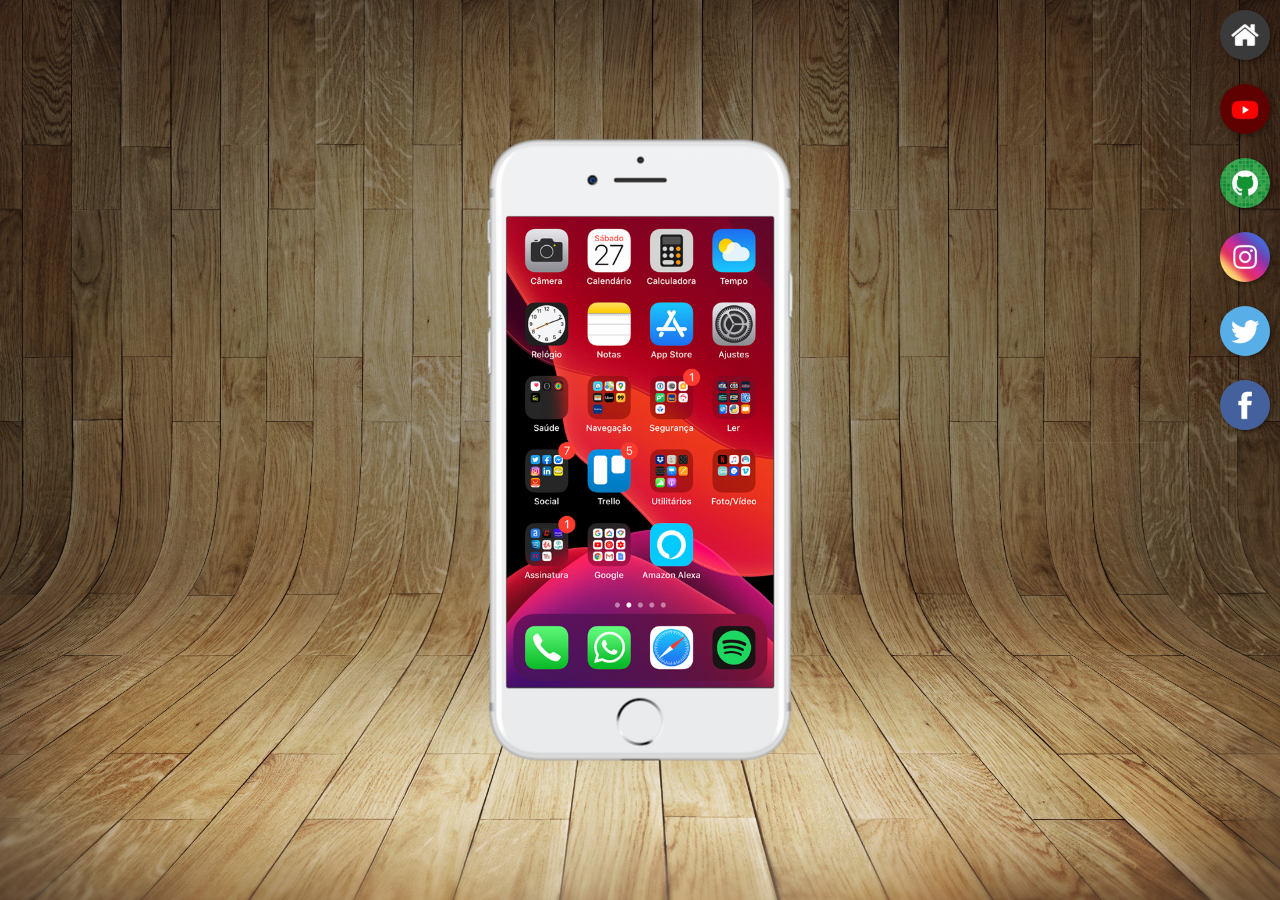
<file: index.html>
<!DOCTYPE html>
<html lang="pt-br">
<head>
    <meta charset="UTF-8">
    <meta name="viewport" content="width=device-width, initial-scale=1.0">
    <link rel="shortcut icon" href="favicon.ico" type="image/x-icon">
    <link rel="stylesheet" href="estilos/style.css">
    <title>Projeto Redes Sociais</title>
</head>
<body>
    <main>
        <section id="telefone">
            <iframe src="home.html" name="tela" id="tela" frameborder="0">
                Seu navegador não é compatível com isso.
            </iframe>
        </section>
        <section id="redes-sociais">
            <a href="home.html" target="tela"><img src="/imagens/logo-home.jpg" alt="Home"></a><br>
            <a href="youtube.html" target="tela"><img src="/imagens/logo-youtube.jpg" alt="Youtube"></a><br>
            <a href="github.html" target="tela"><img src="/imagens/logo-github.jpg" alt="GitHub"></a><br>
            <a href="instagram.html" target="tela"><img src="/imagens/logo-instagram.jpg" alt="Instagram"></a><br>
            <a href="twitter.html" target="tela"><img src="/imagens/logo-twitter.jpg" alt="Twitter"></a><br>
            <a href="facebook.html" target="tela"><img src="/imagens/logo-facebook.jpg" alt="Facebook"></a>
        </section>
    </main>
</body>
</html>
</file>
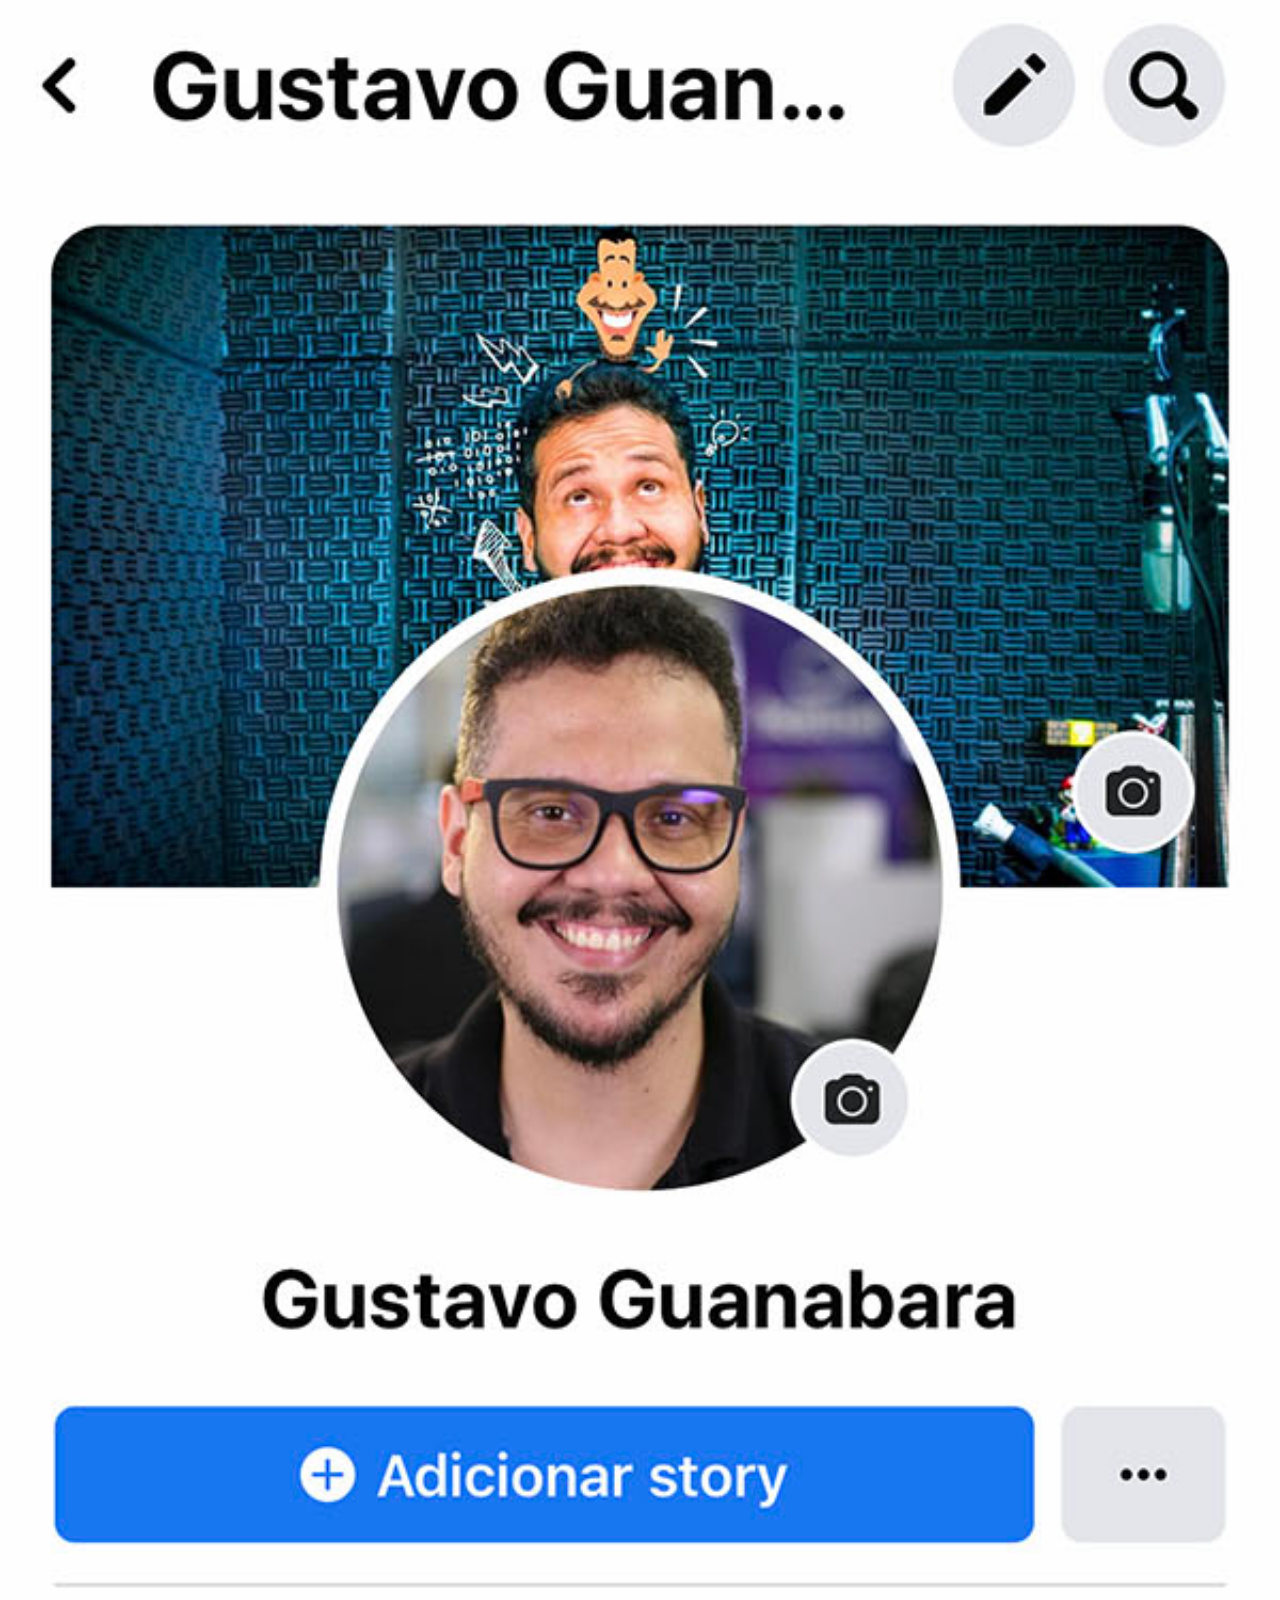
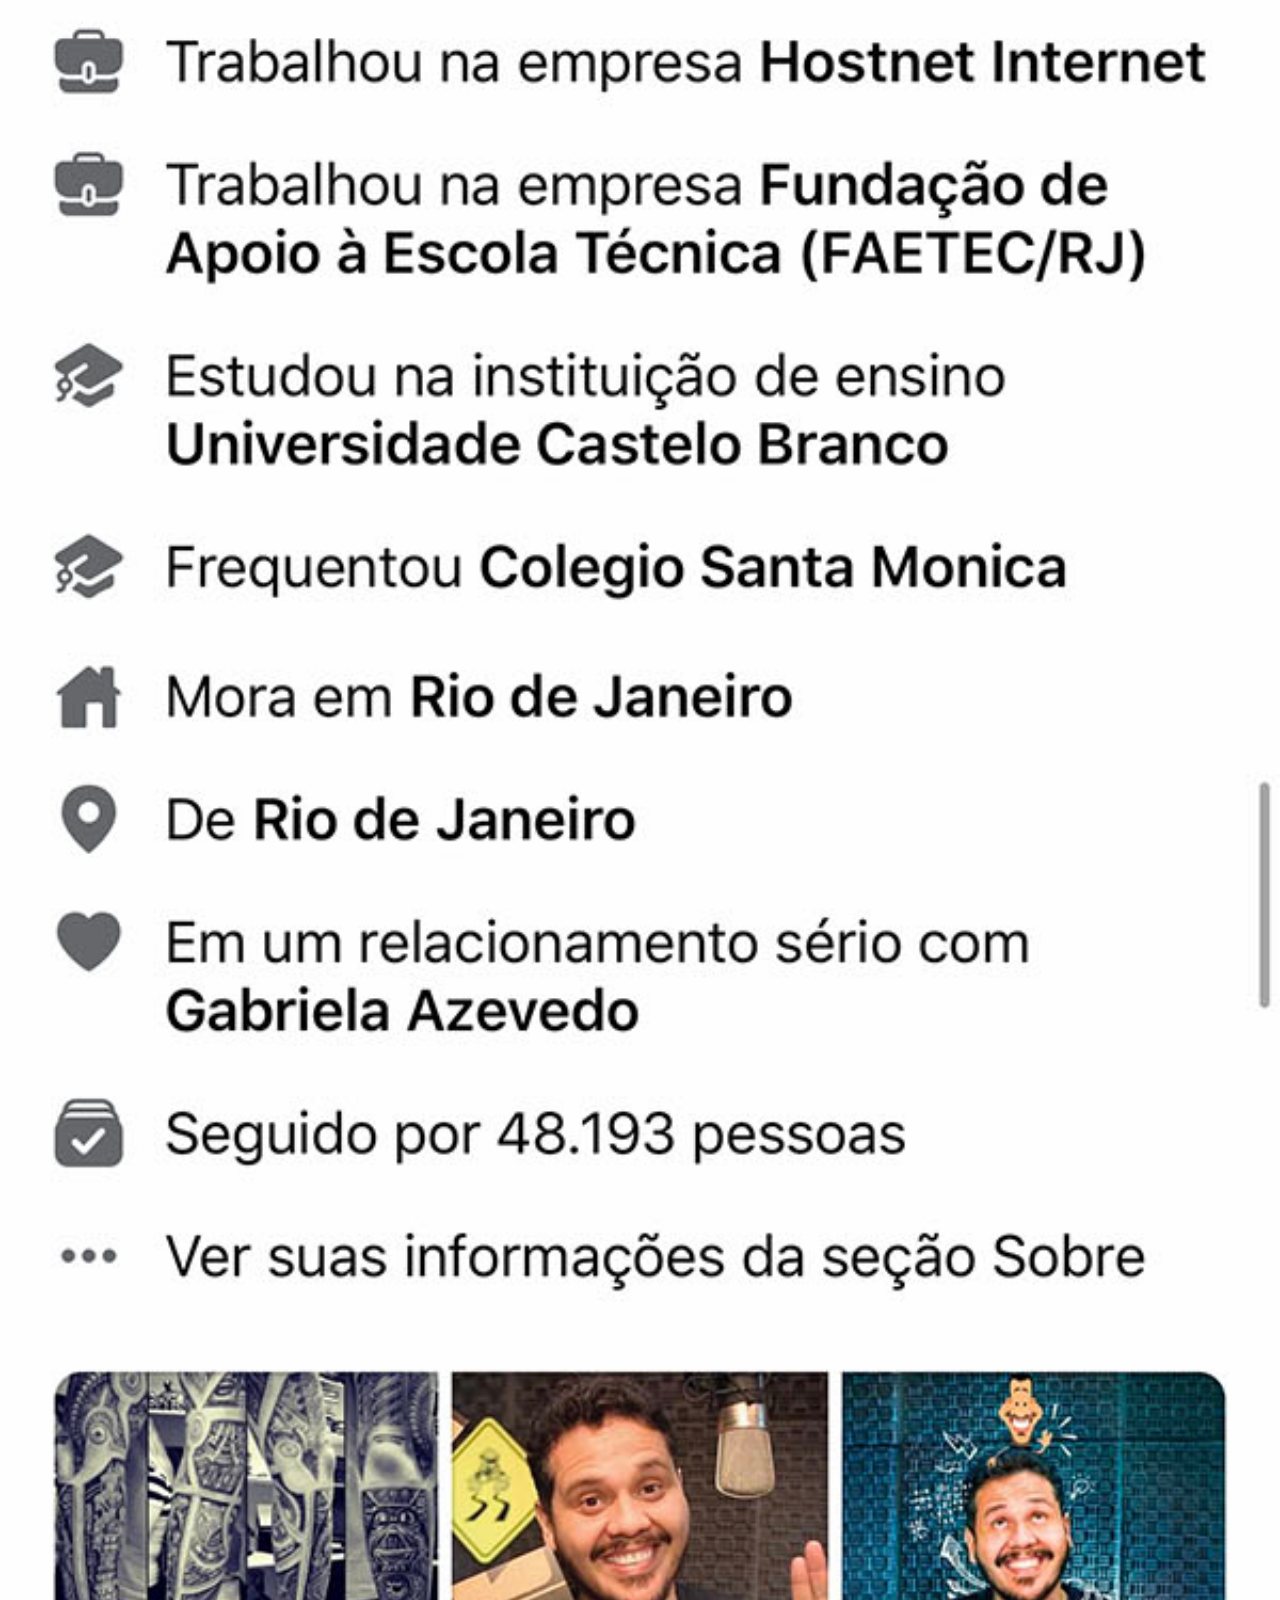
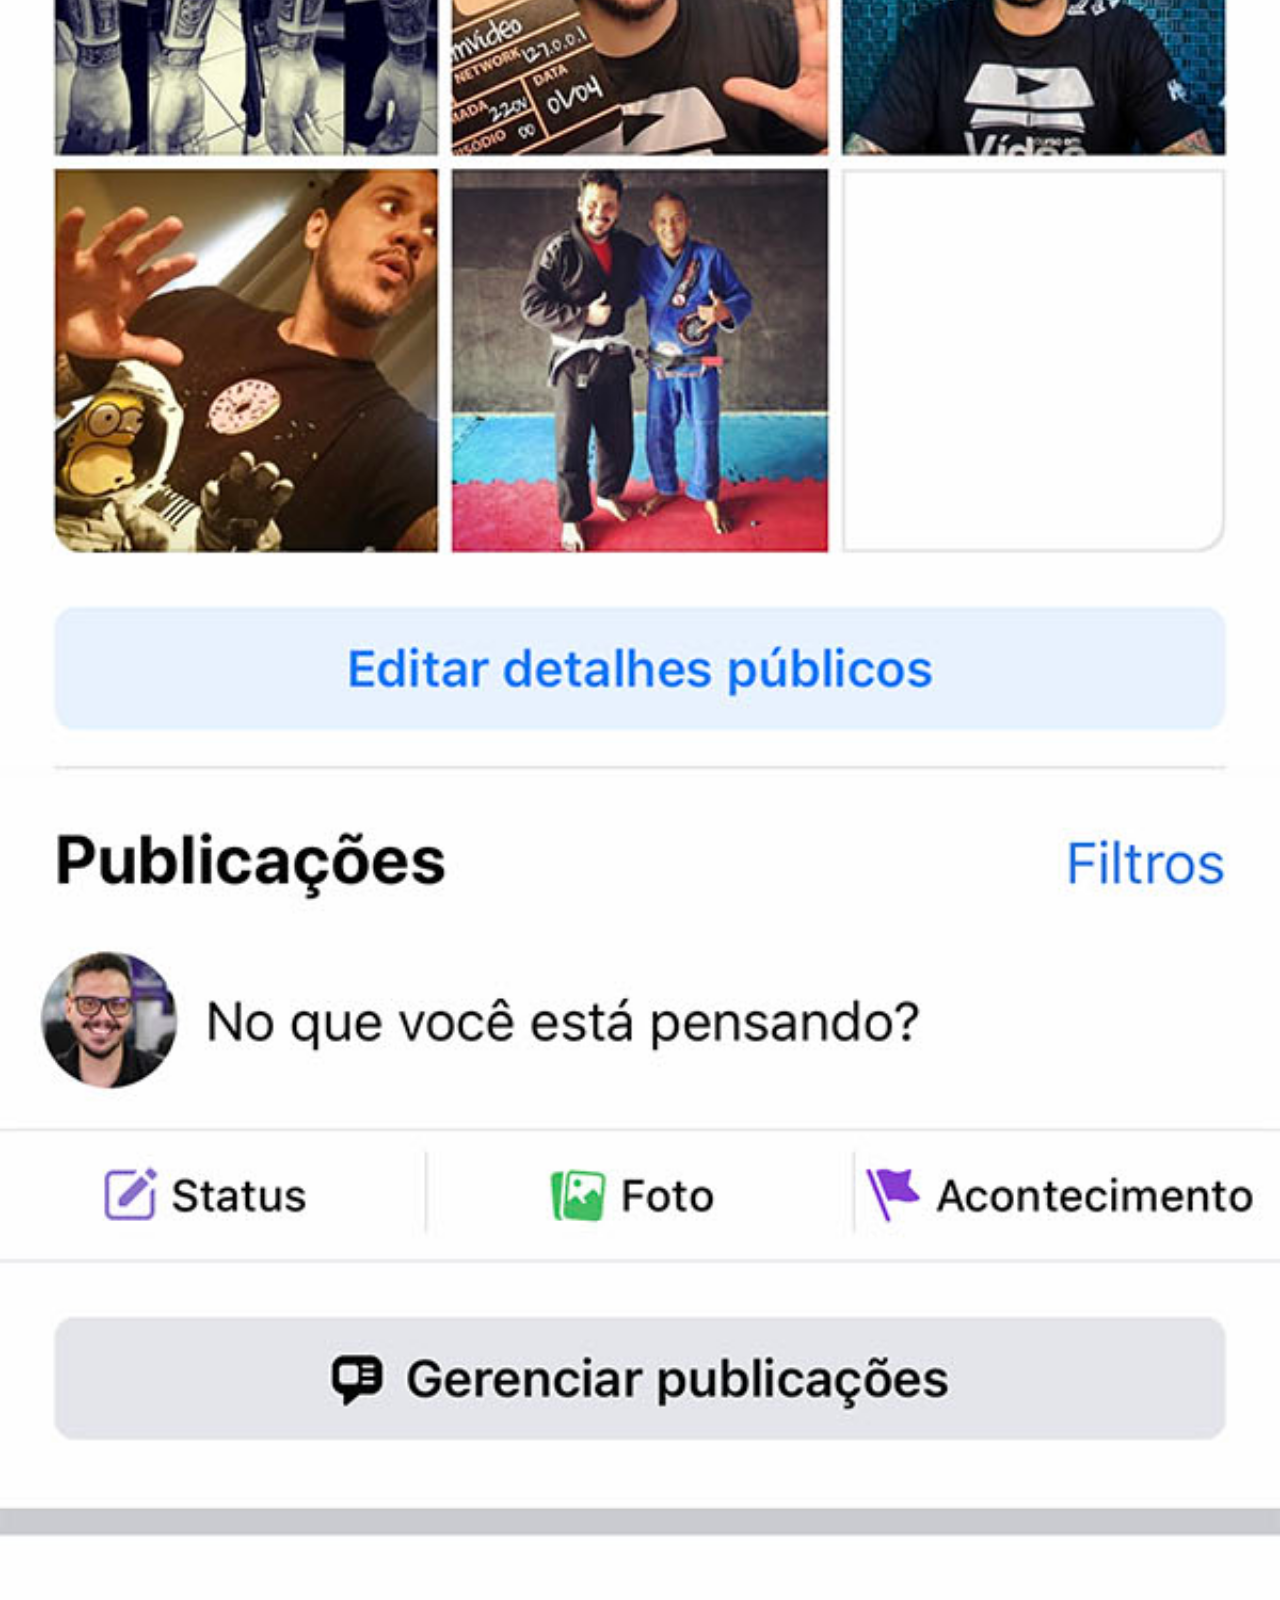
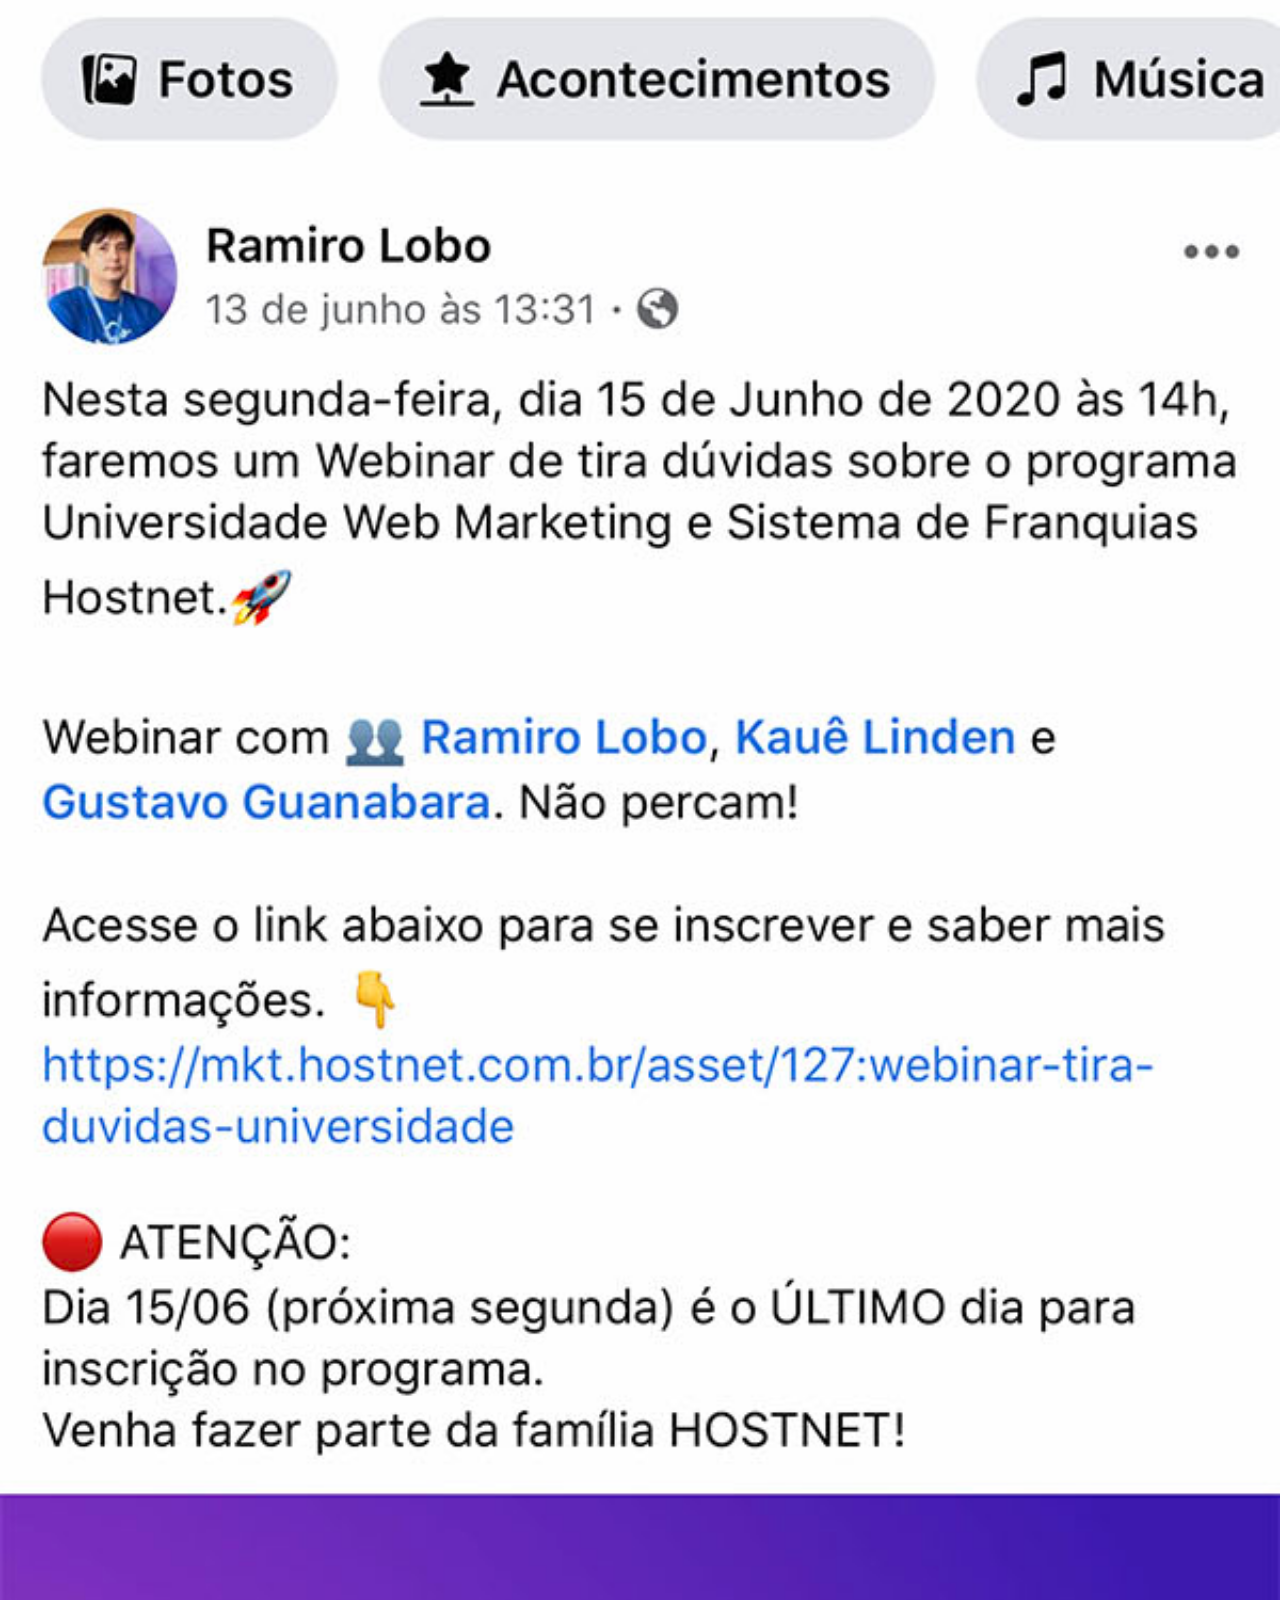
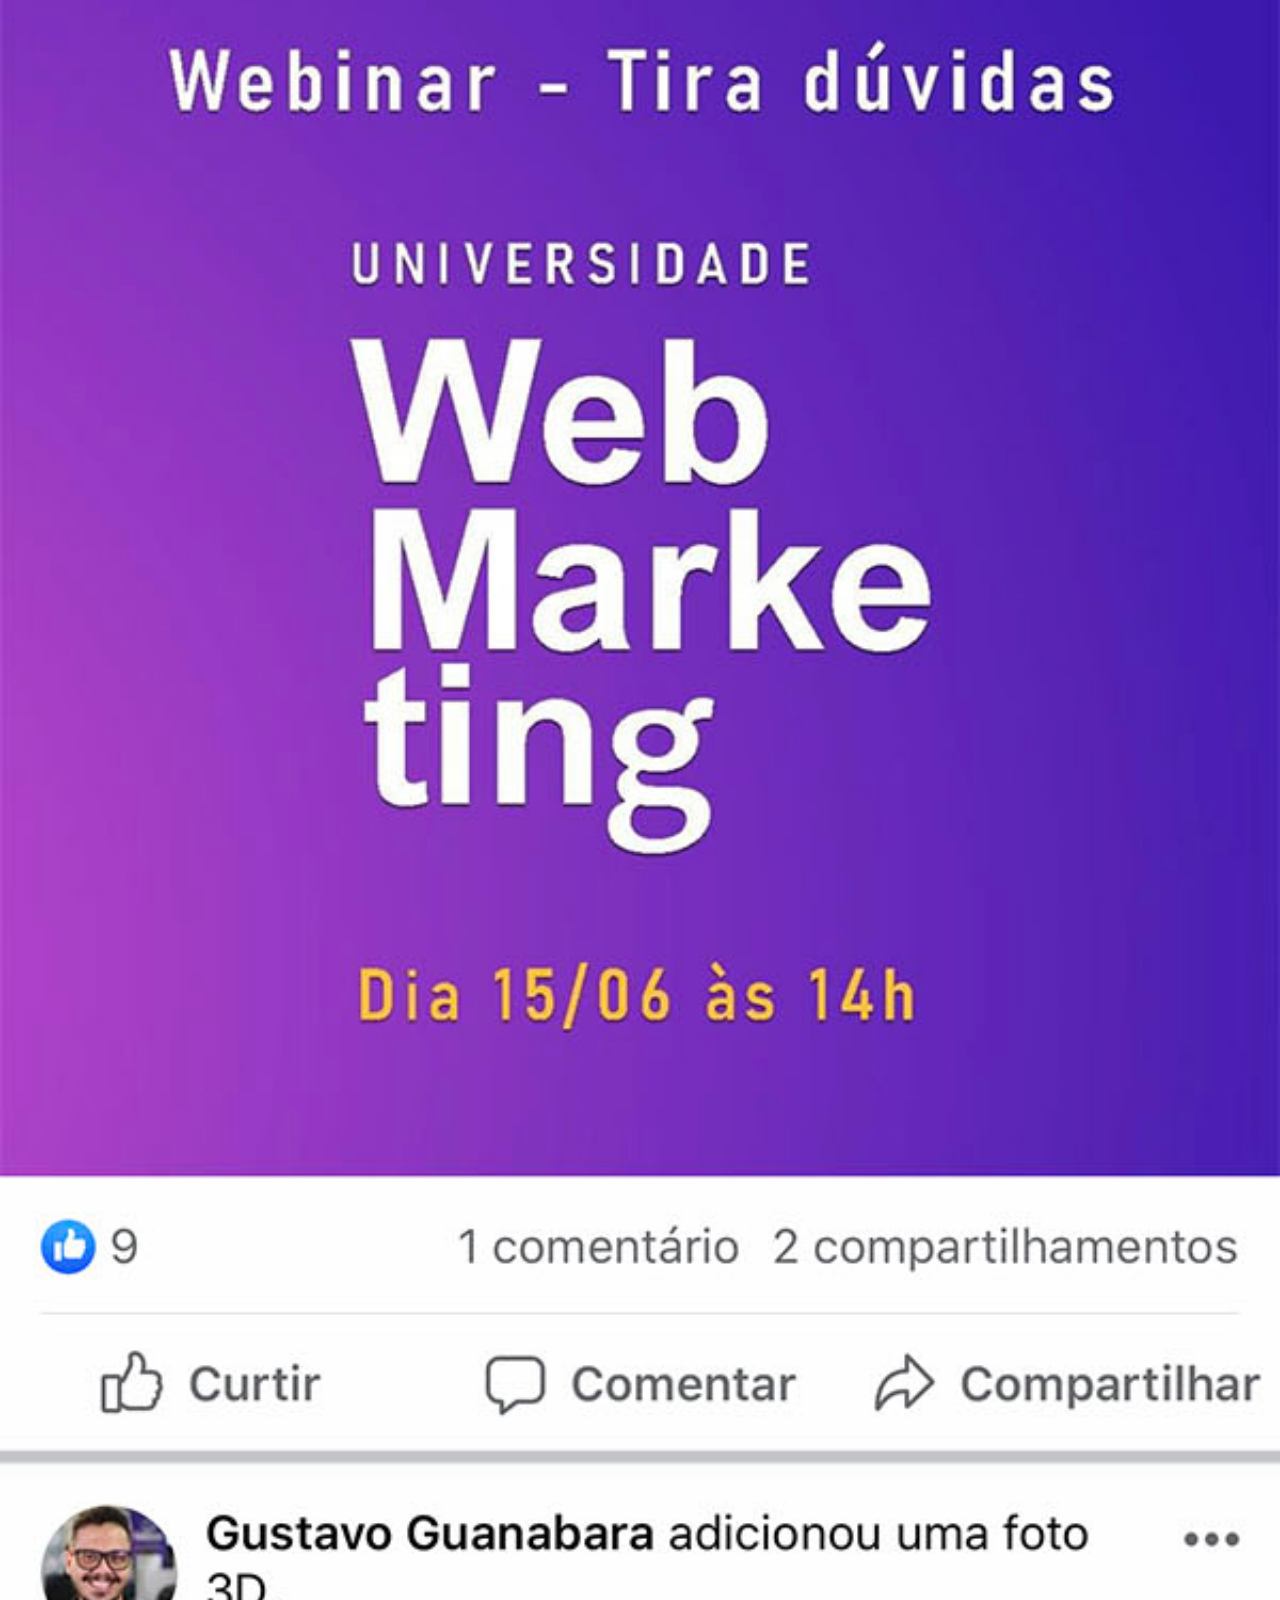
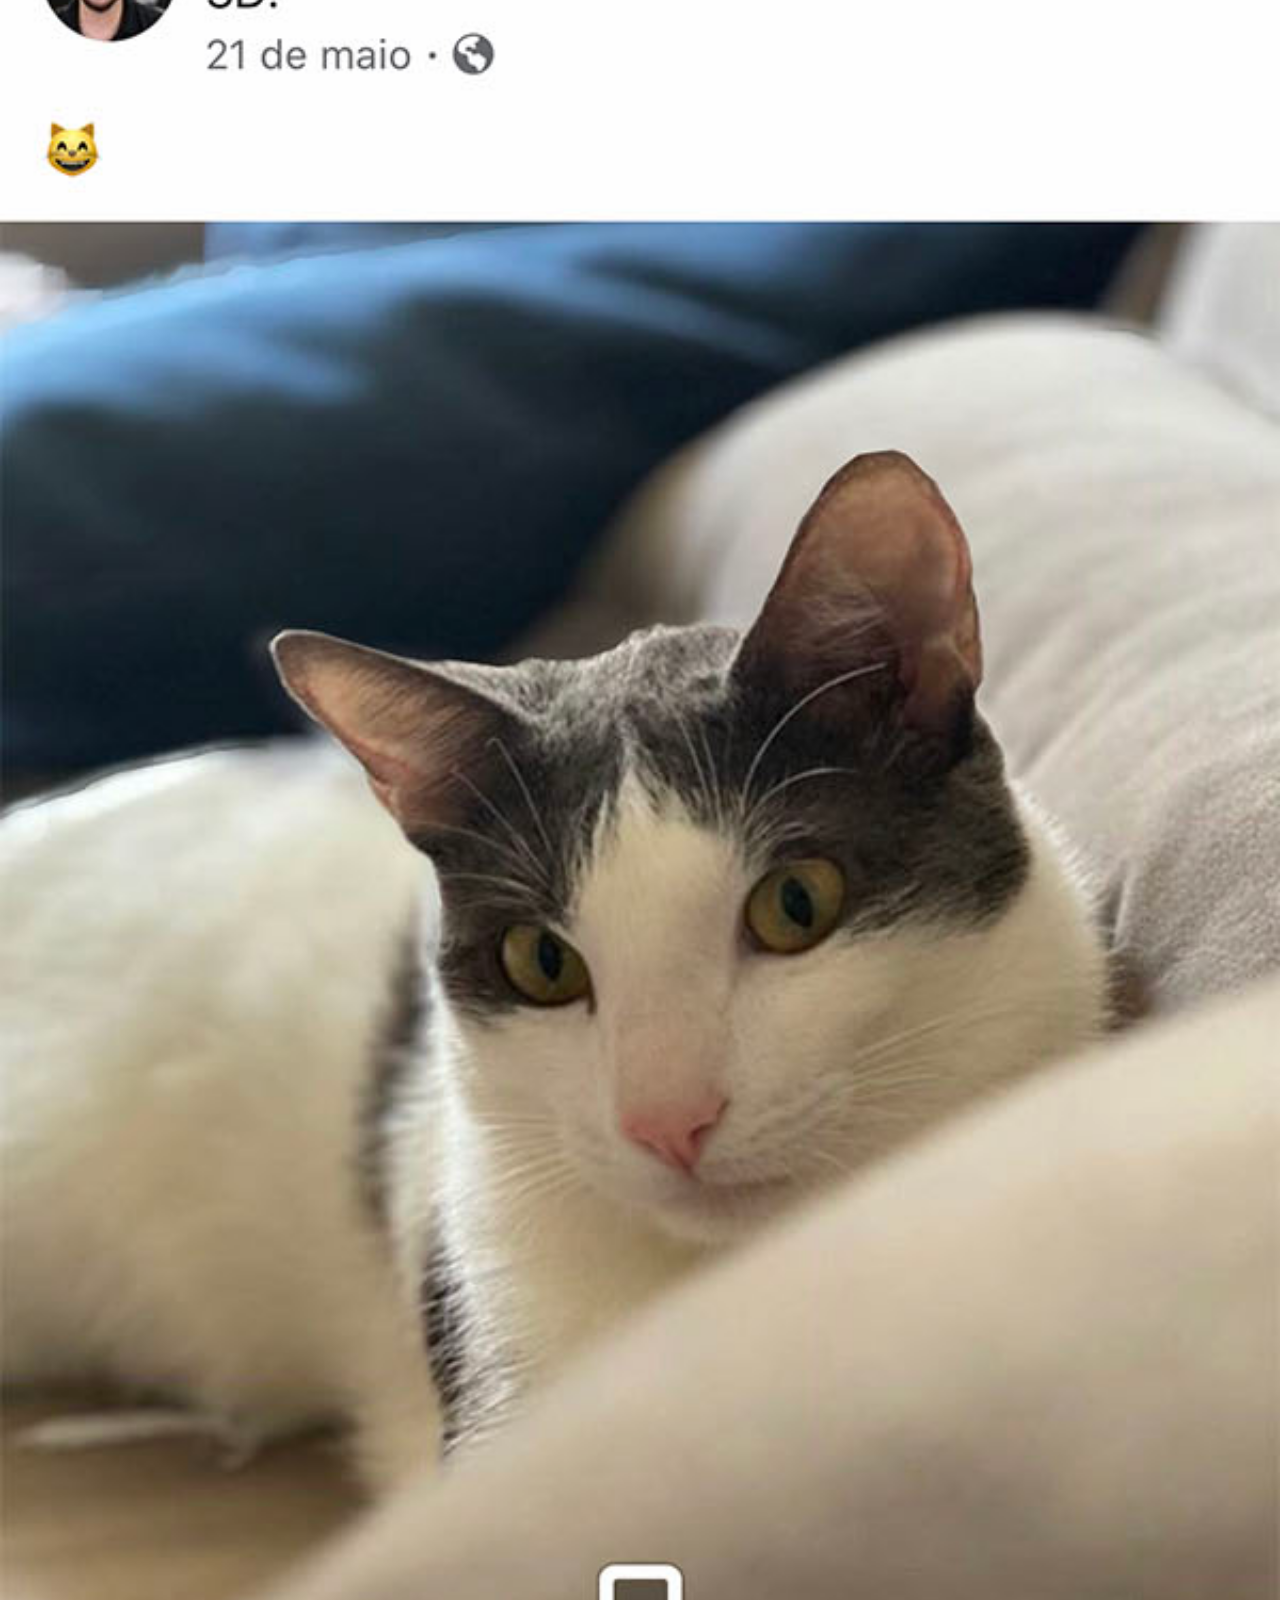
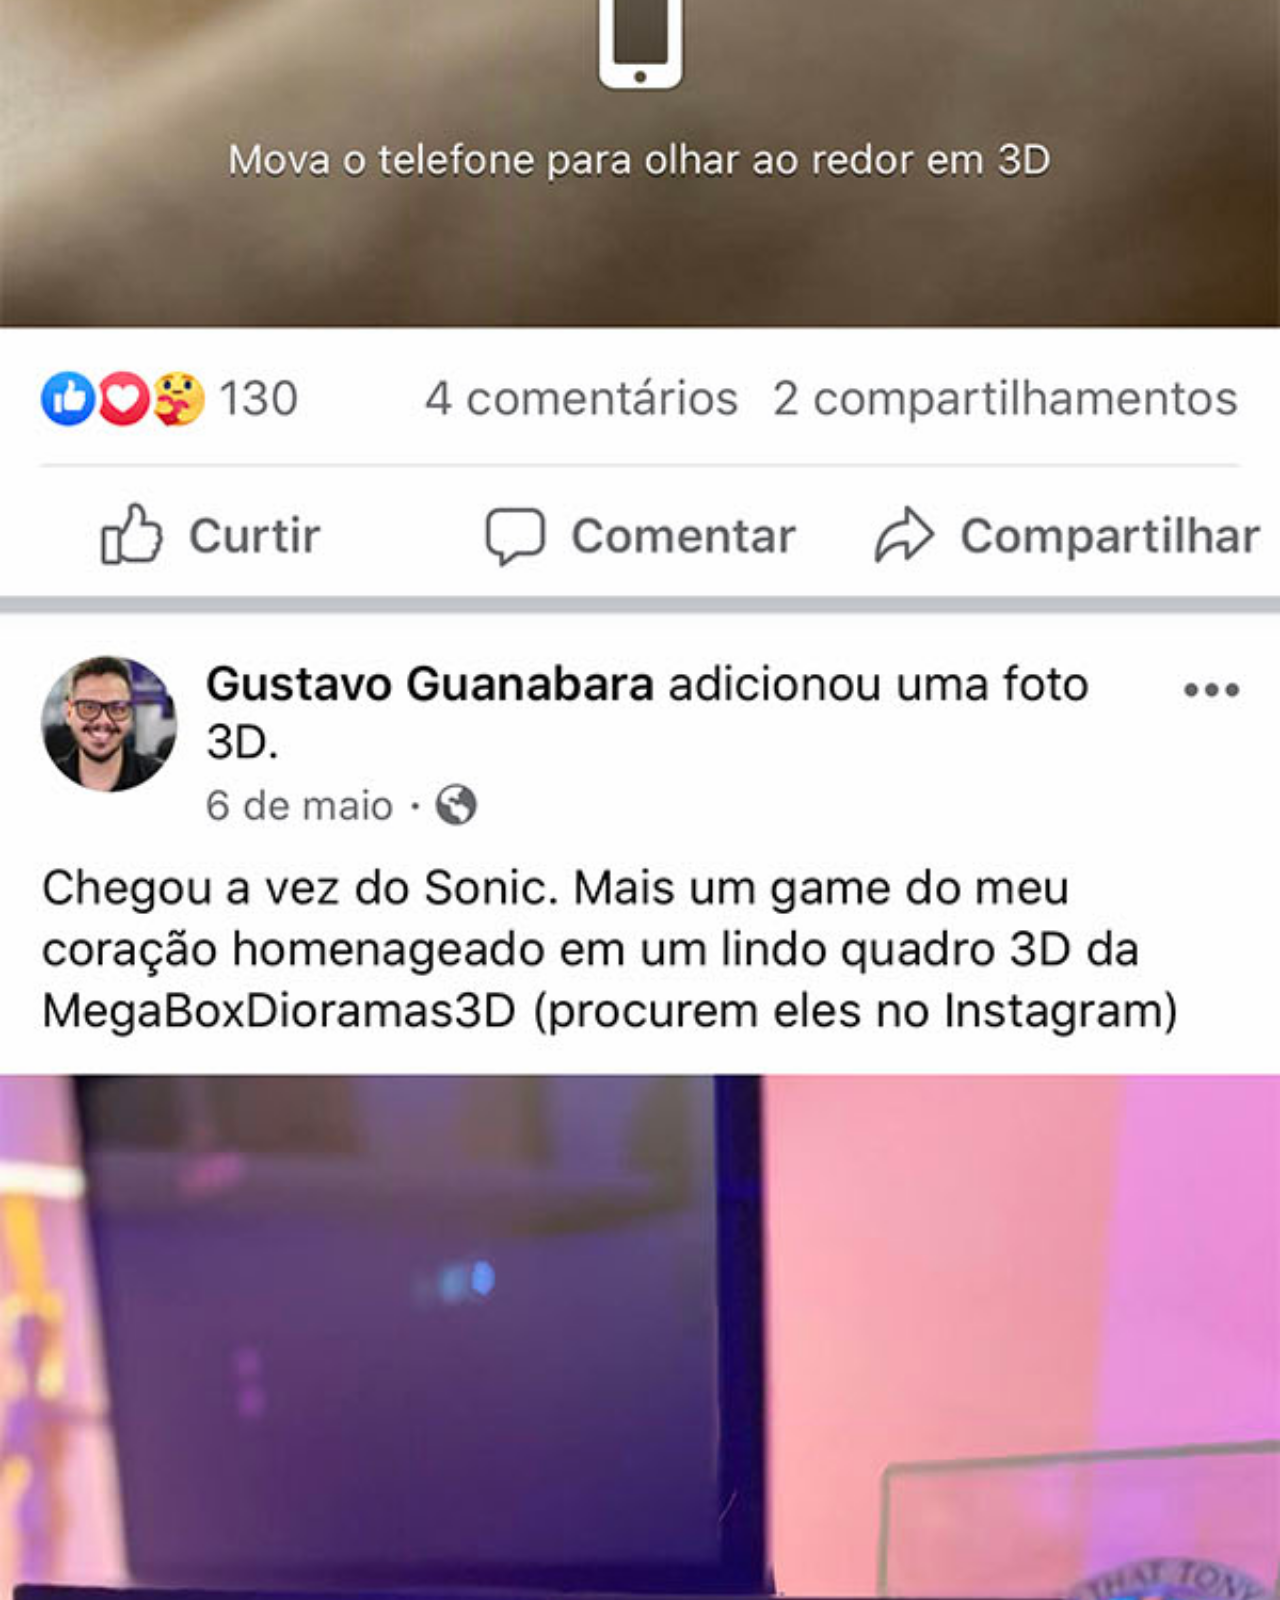
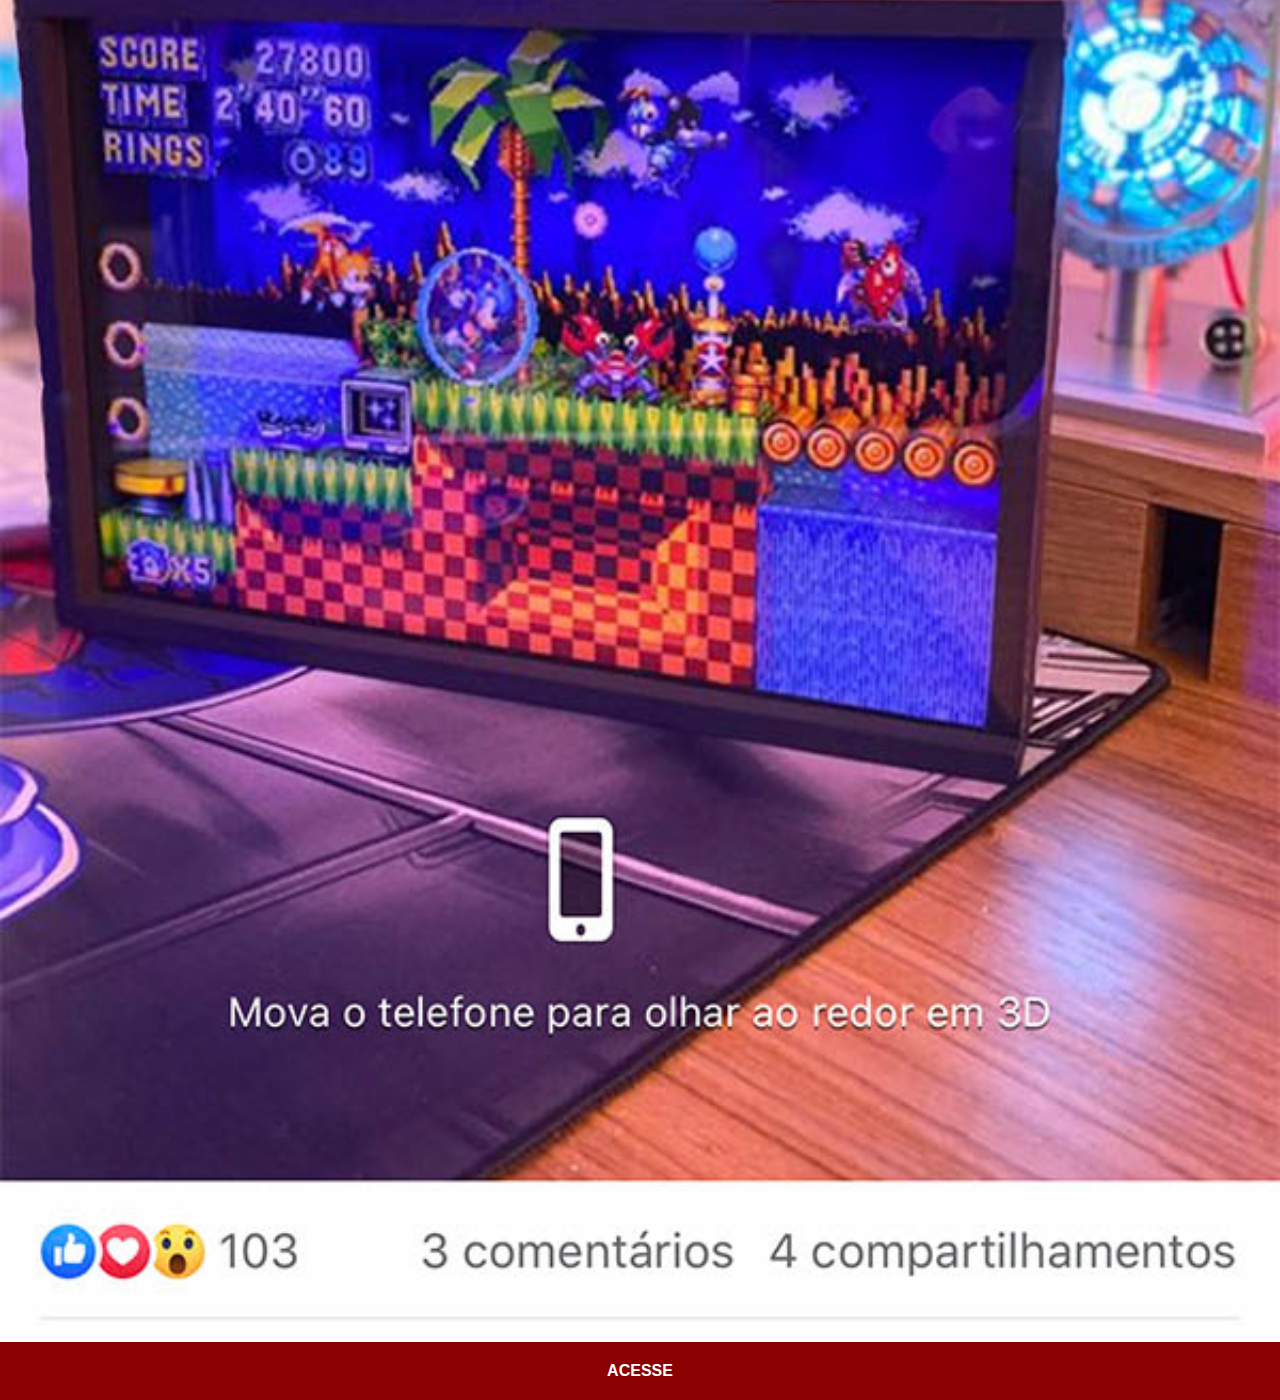
<file: facebook.html>
<!DOCTYPE html>
<html lang="pt-br">
<head>
    <meta charset="UTF-8">
    <meta name="viewport" content="width=device-width, initial-scale=1.0">
    <link rel="stylesheet" href="estilos/social.css">
    <title>Facebook</title>
</head>
<body>
    <img src="./imagens/tela-facebook.jpg" alt="Facebook">
    <a href="https://www.facebook.com/gustavoguanabara/?locale=pt_BR">ACESSE</a>
</body>
</html>
</file>
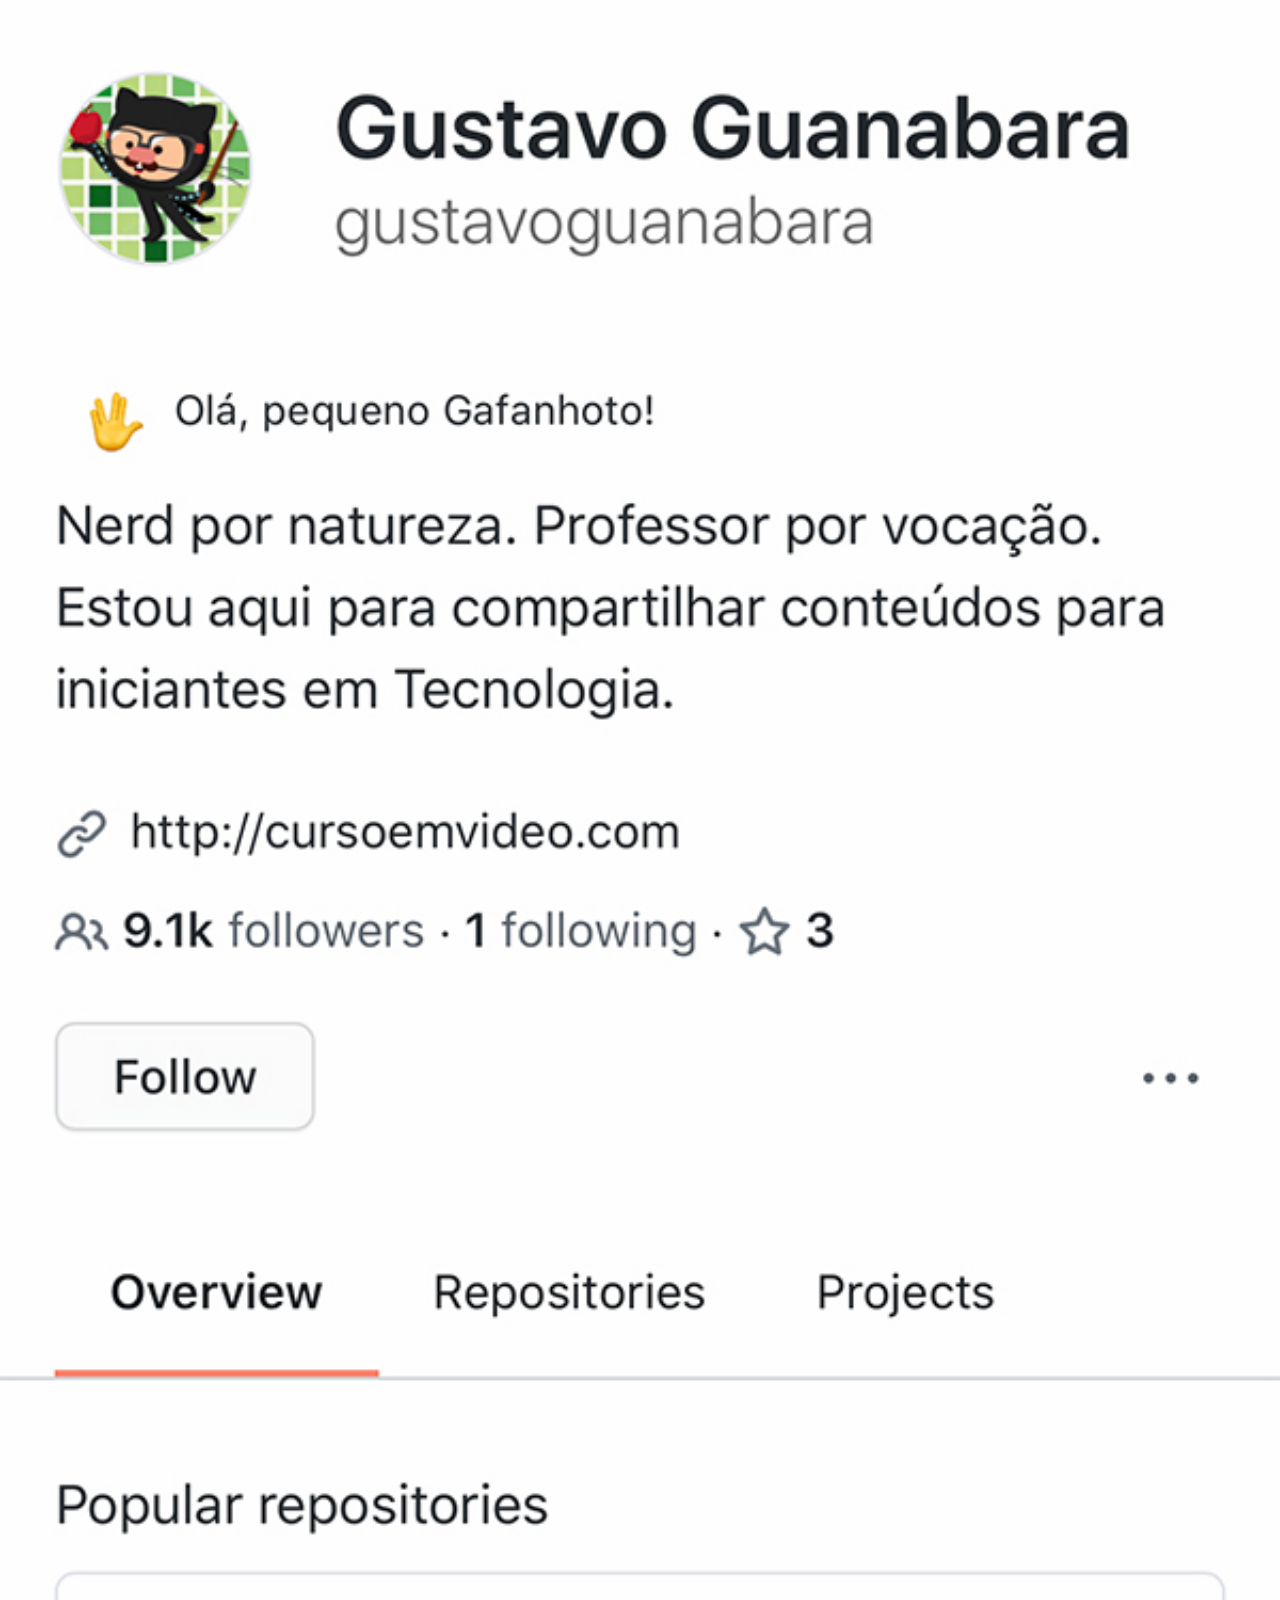
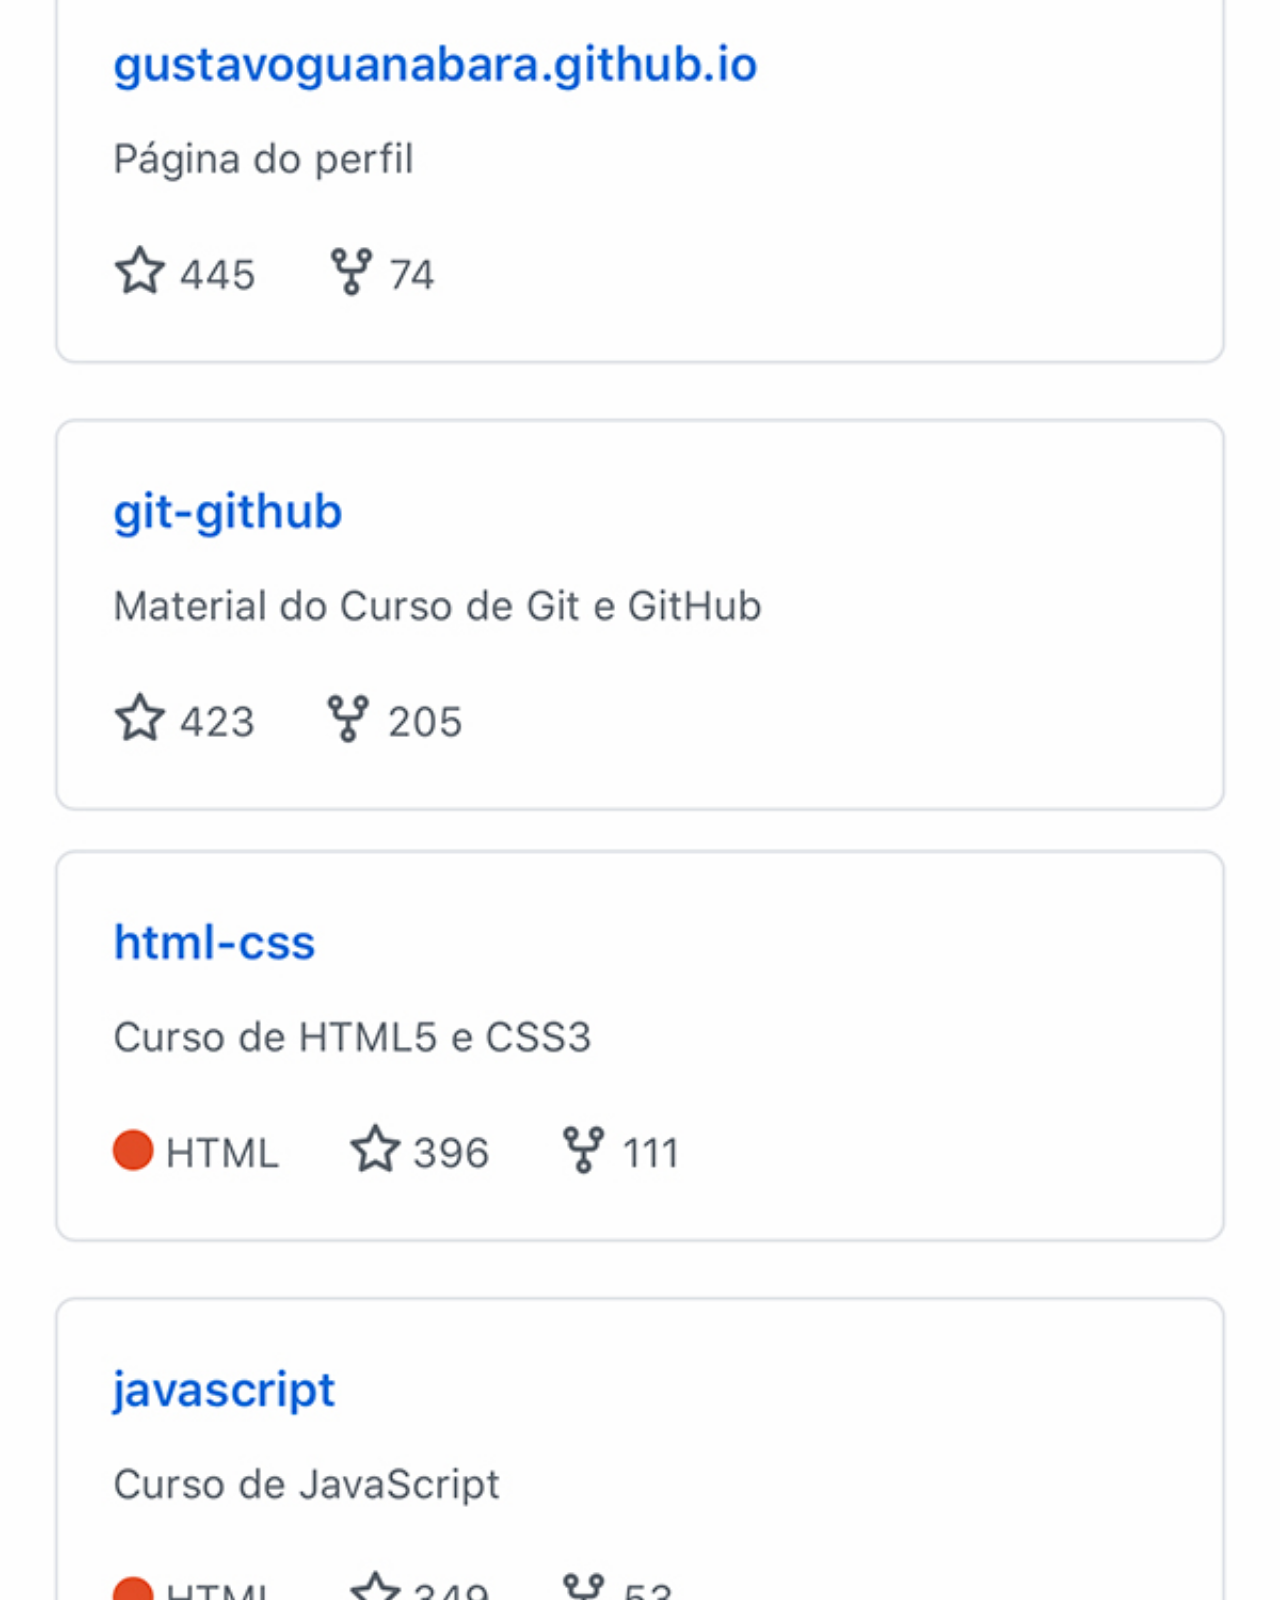
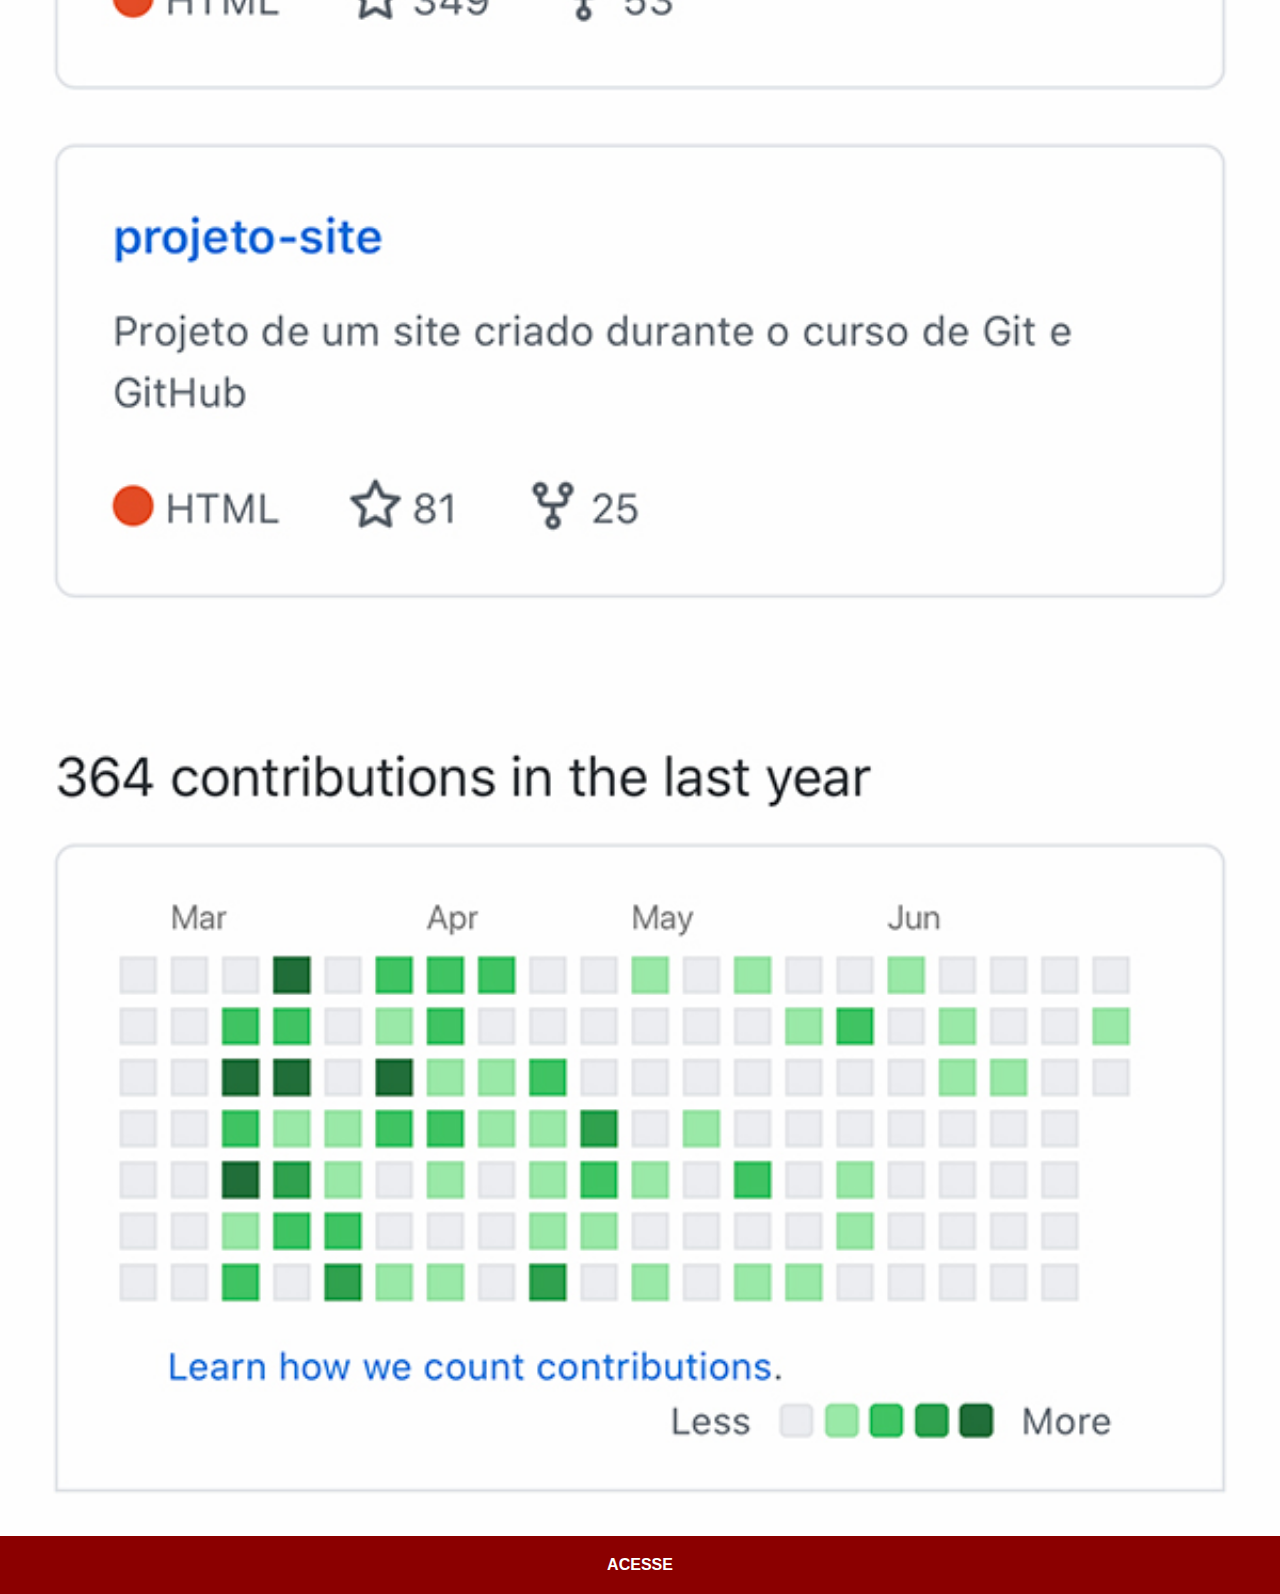
<file: github.html>
<!DOCTYPE html>
<html lang="pt-br">
<head>
    <meta charset="UTF-8">
    <meta name="viewport" content="width=device-width, initial-scale=1.0">
    <link rel="stylesheet" href="estilos/social.css">
    <title>GitHub</title>
</head>
<body>
    <img src="./imagens/tela-github.jpg" alt="GitHub">
    <a href="https://github.com/gustavoguanabara" target="_blank">ACESSE</a>
</body>
</html>
</file>
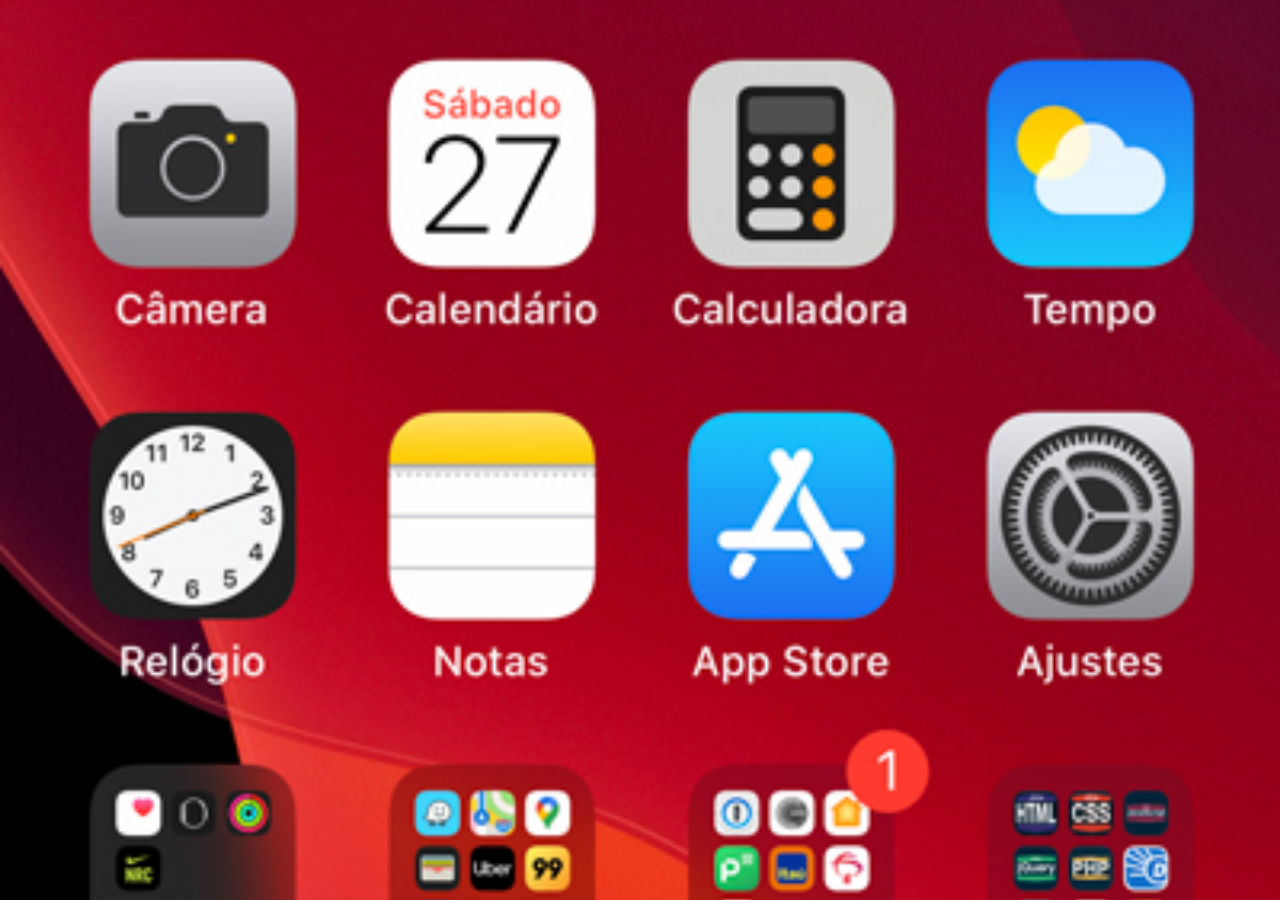
<file: home.html>
<!DOCTYPE html>
<html lang="pt-br">
<head>
    <meta charset="UTF-8">
    <meta name="viewport" content="width=device-width, initial-scale=1.0">
    <title>Home</title>
</head>
<style>
    * {
        margin: 0px;
        padding: 0px;
    }

    body {
        width: 100vw;
        height: 100vh;
        background: url('./imagens/tela-home.jpg') no-repeat top center;
        background-size: cover;
    }
</style>
<body>
    
</body>
</html>
</file>
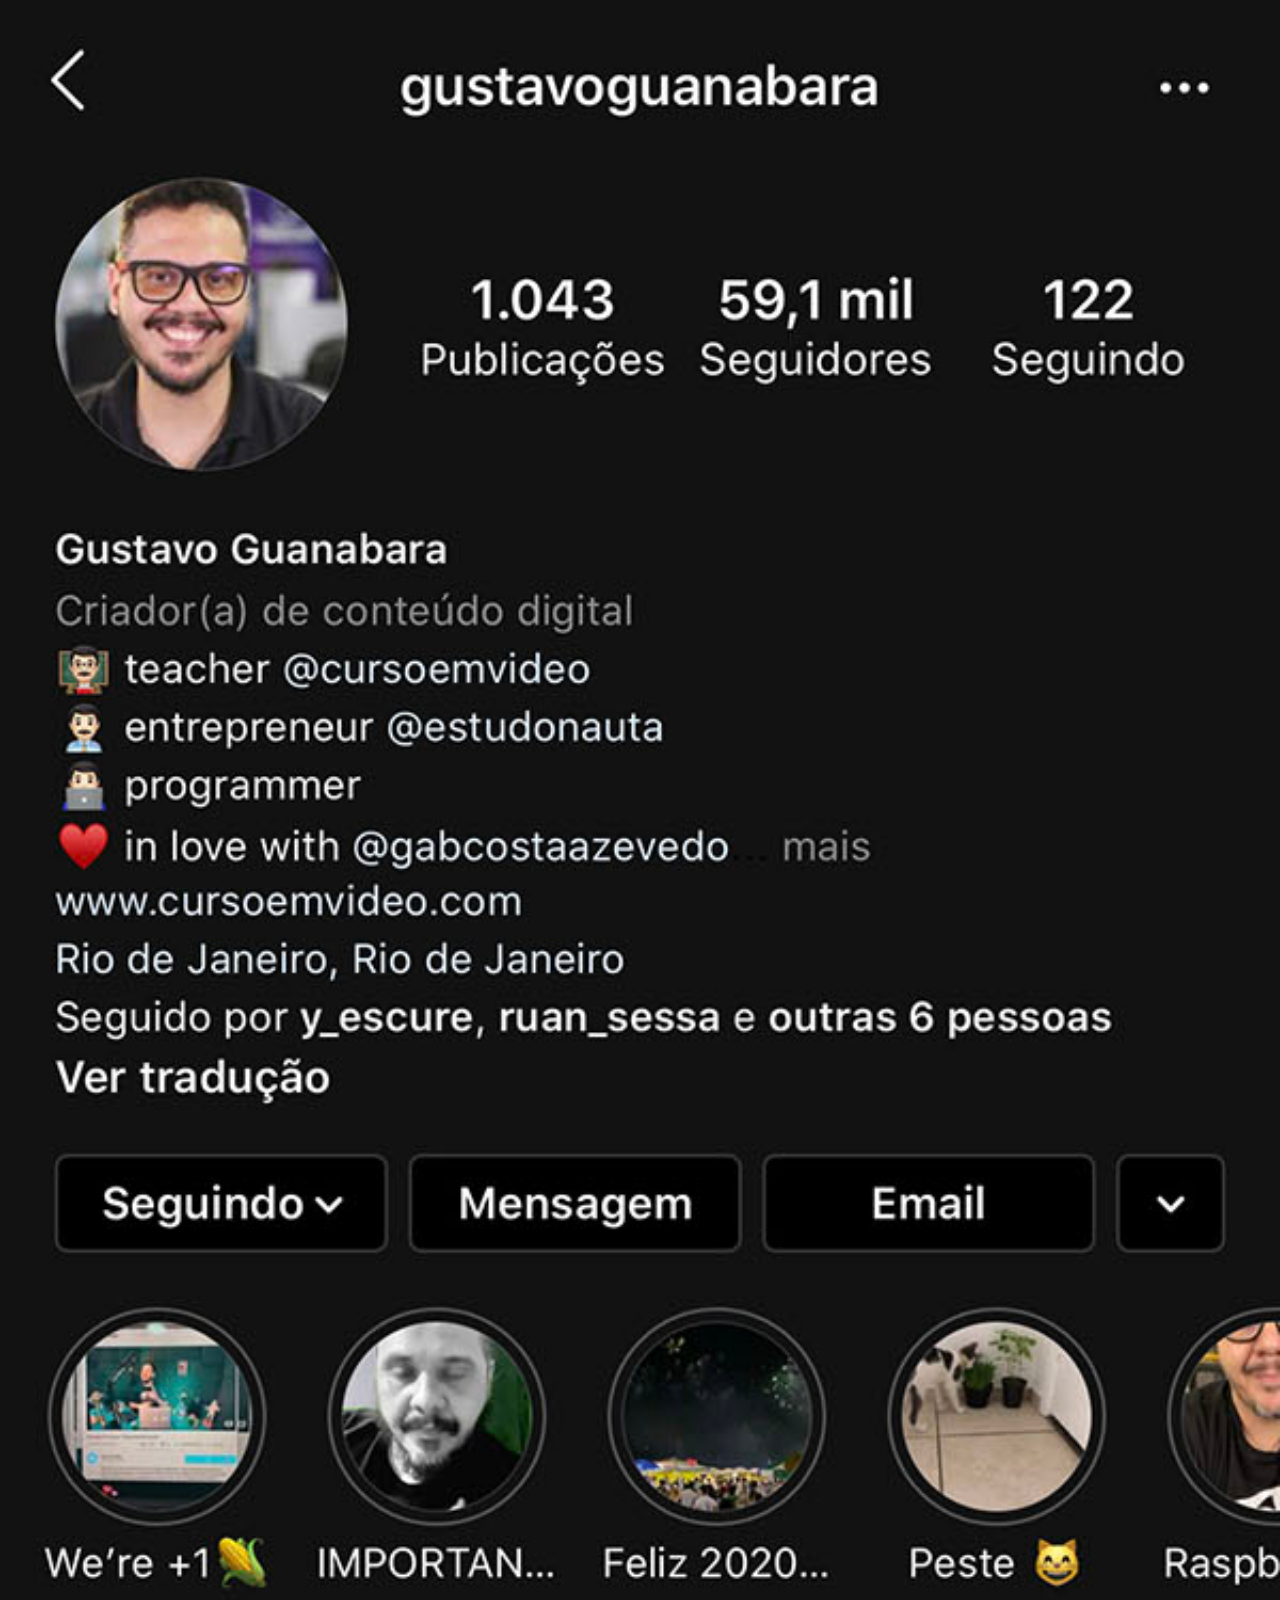
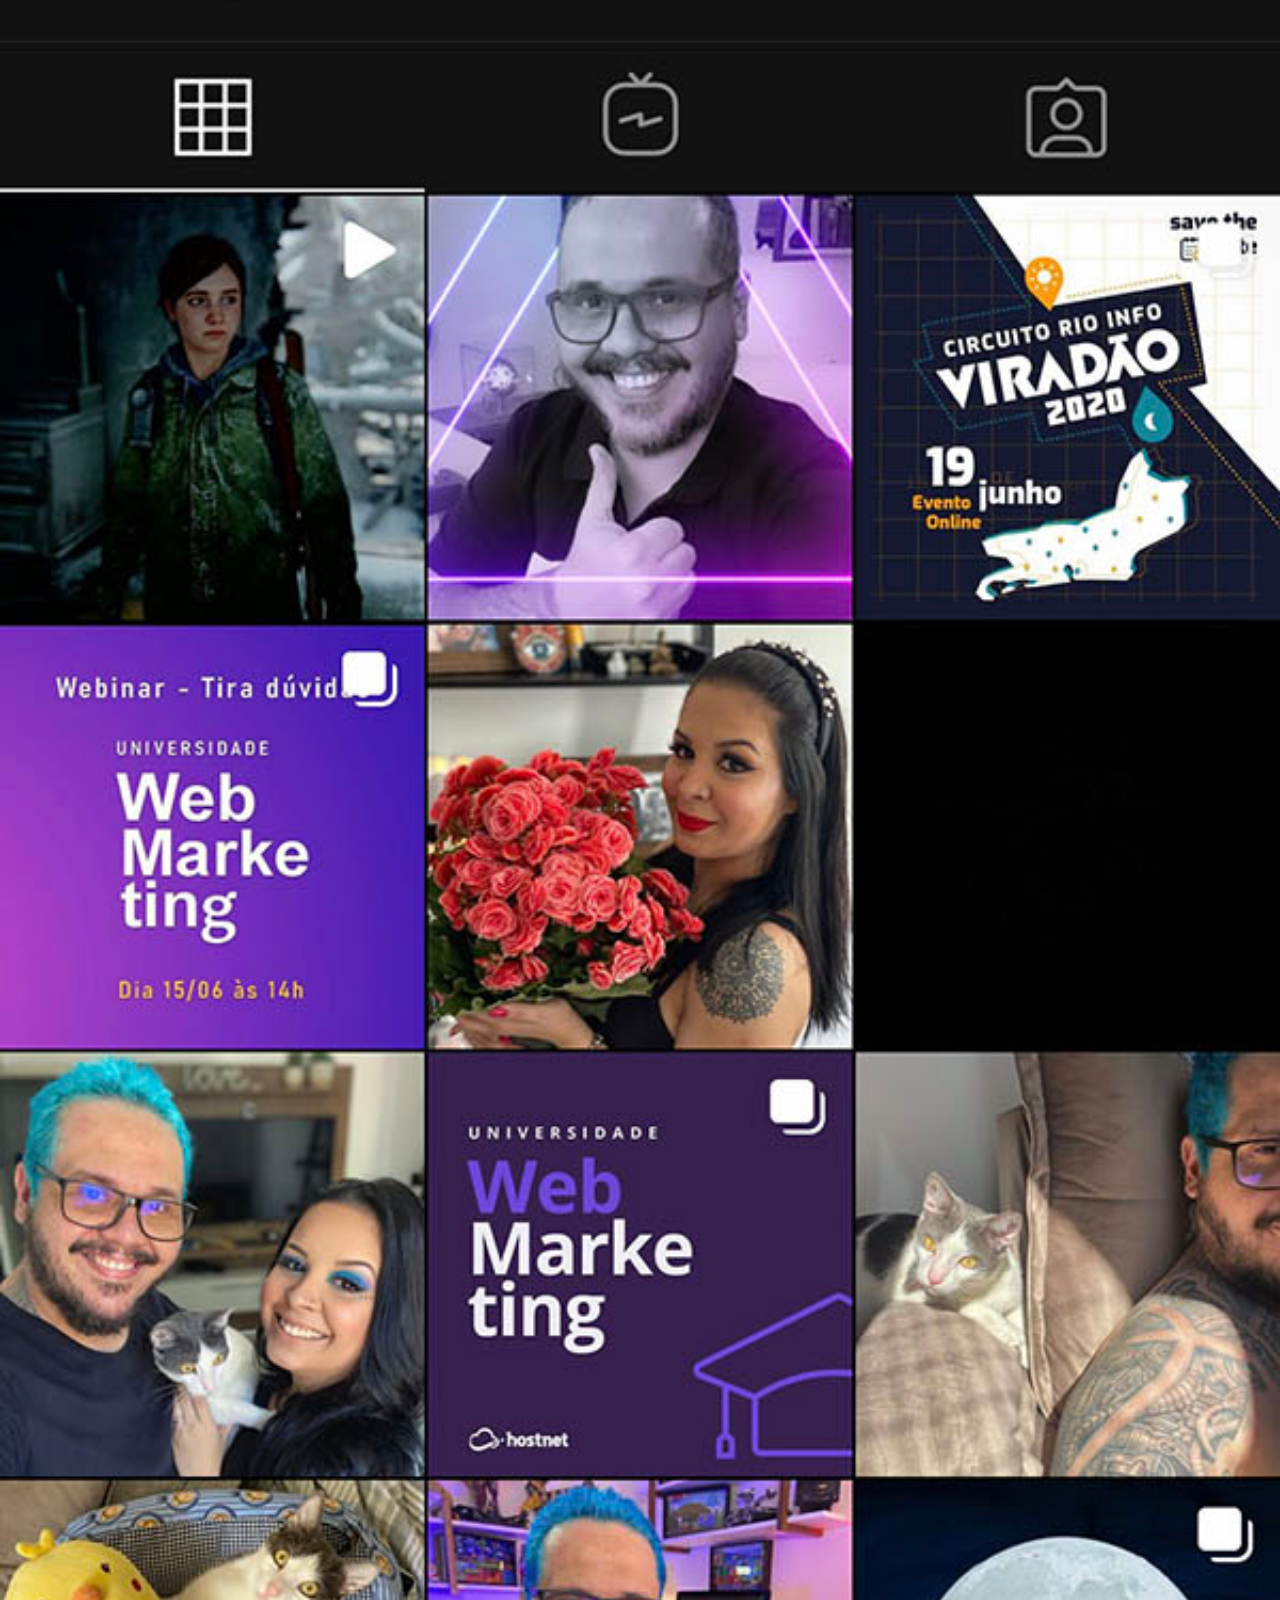
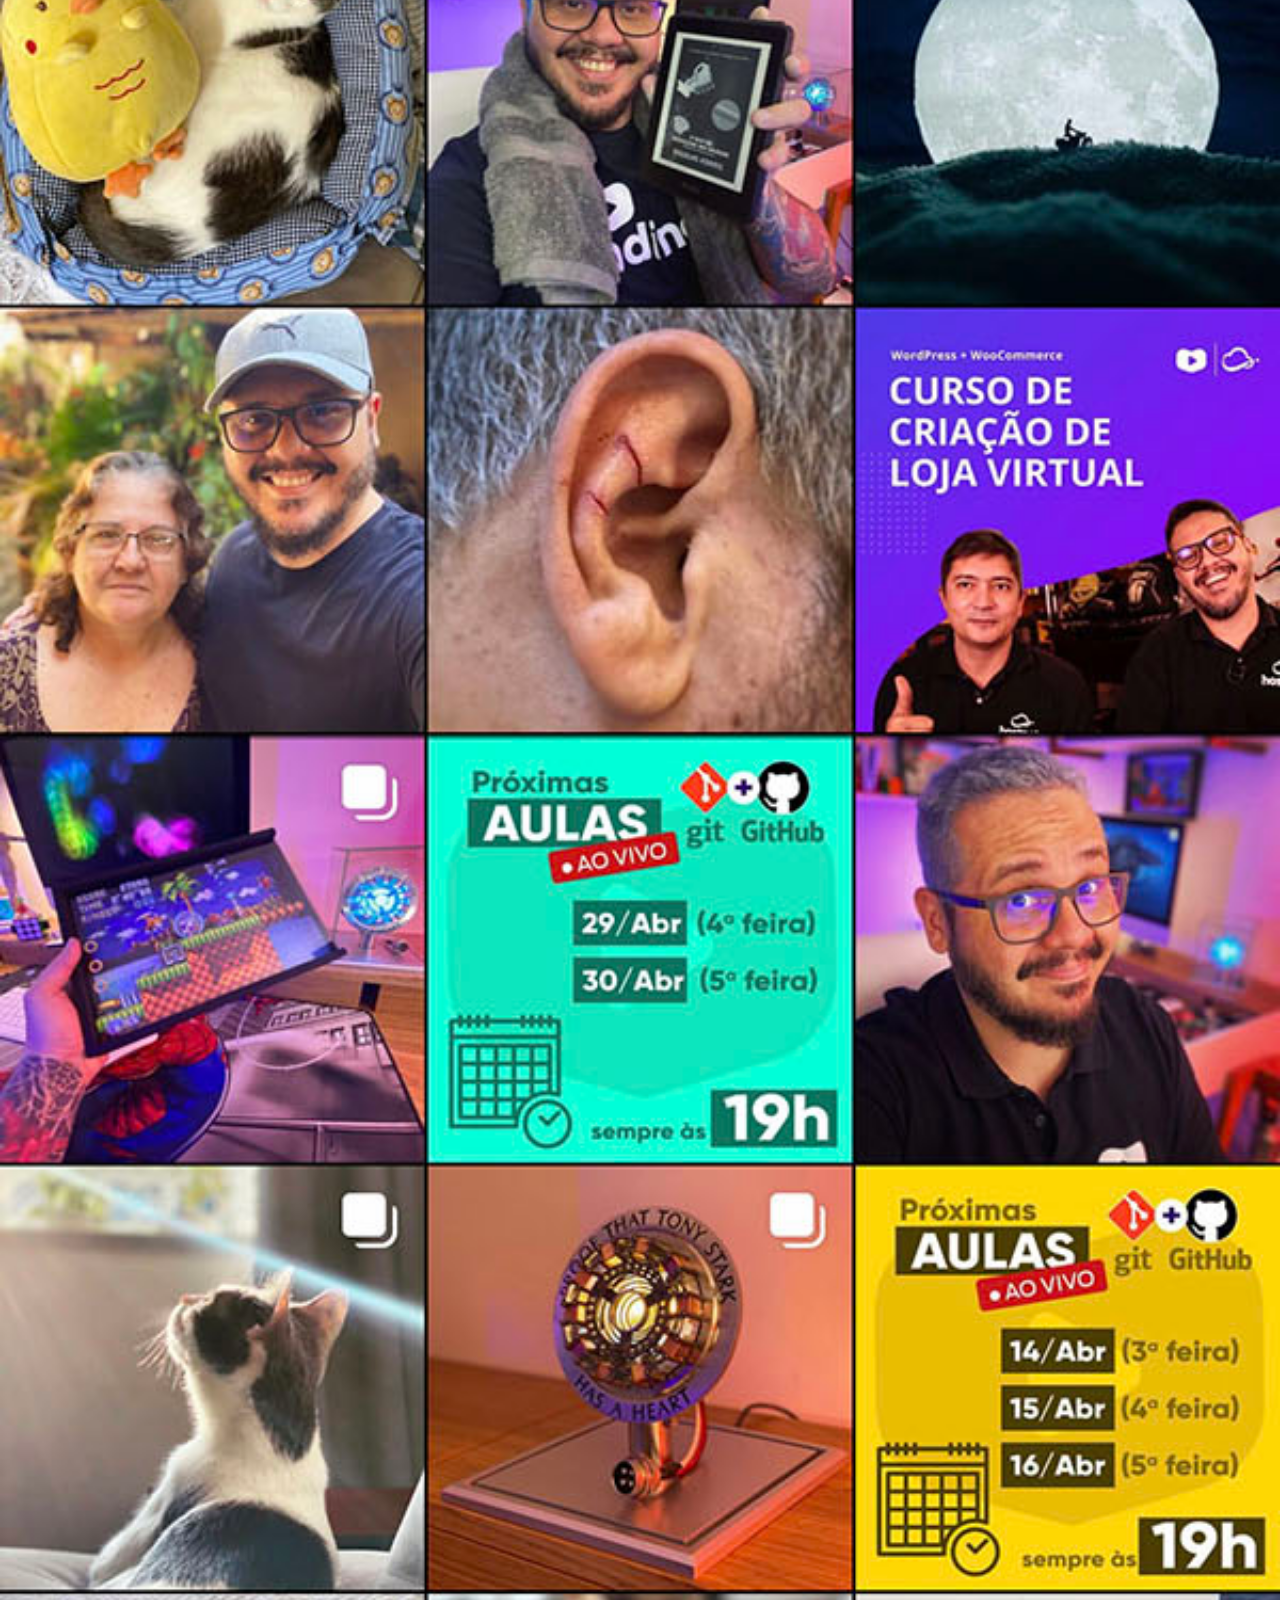
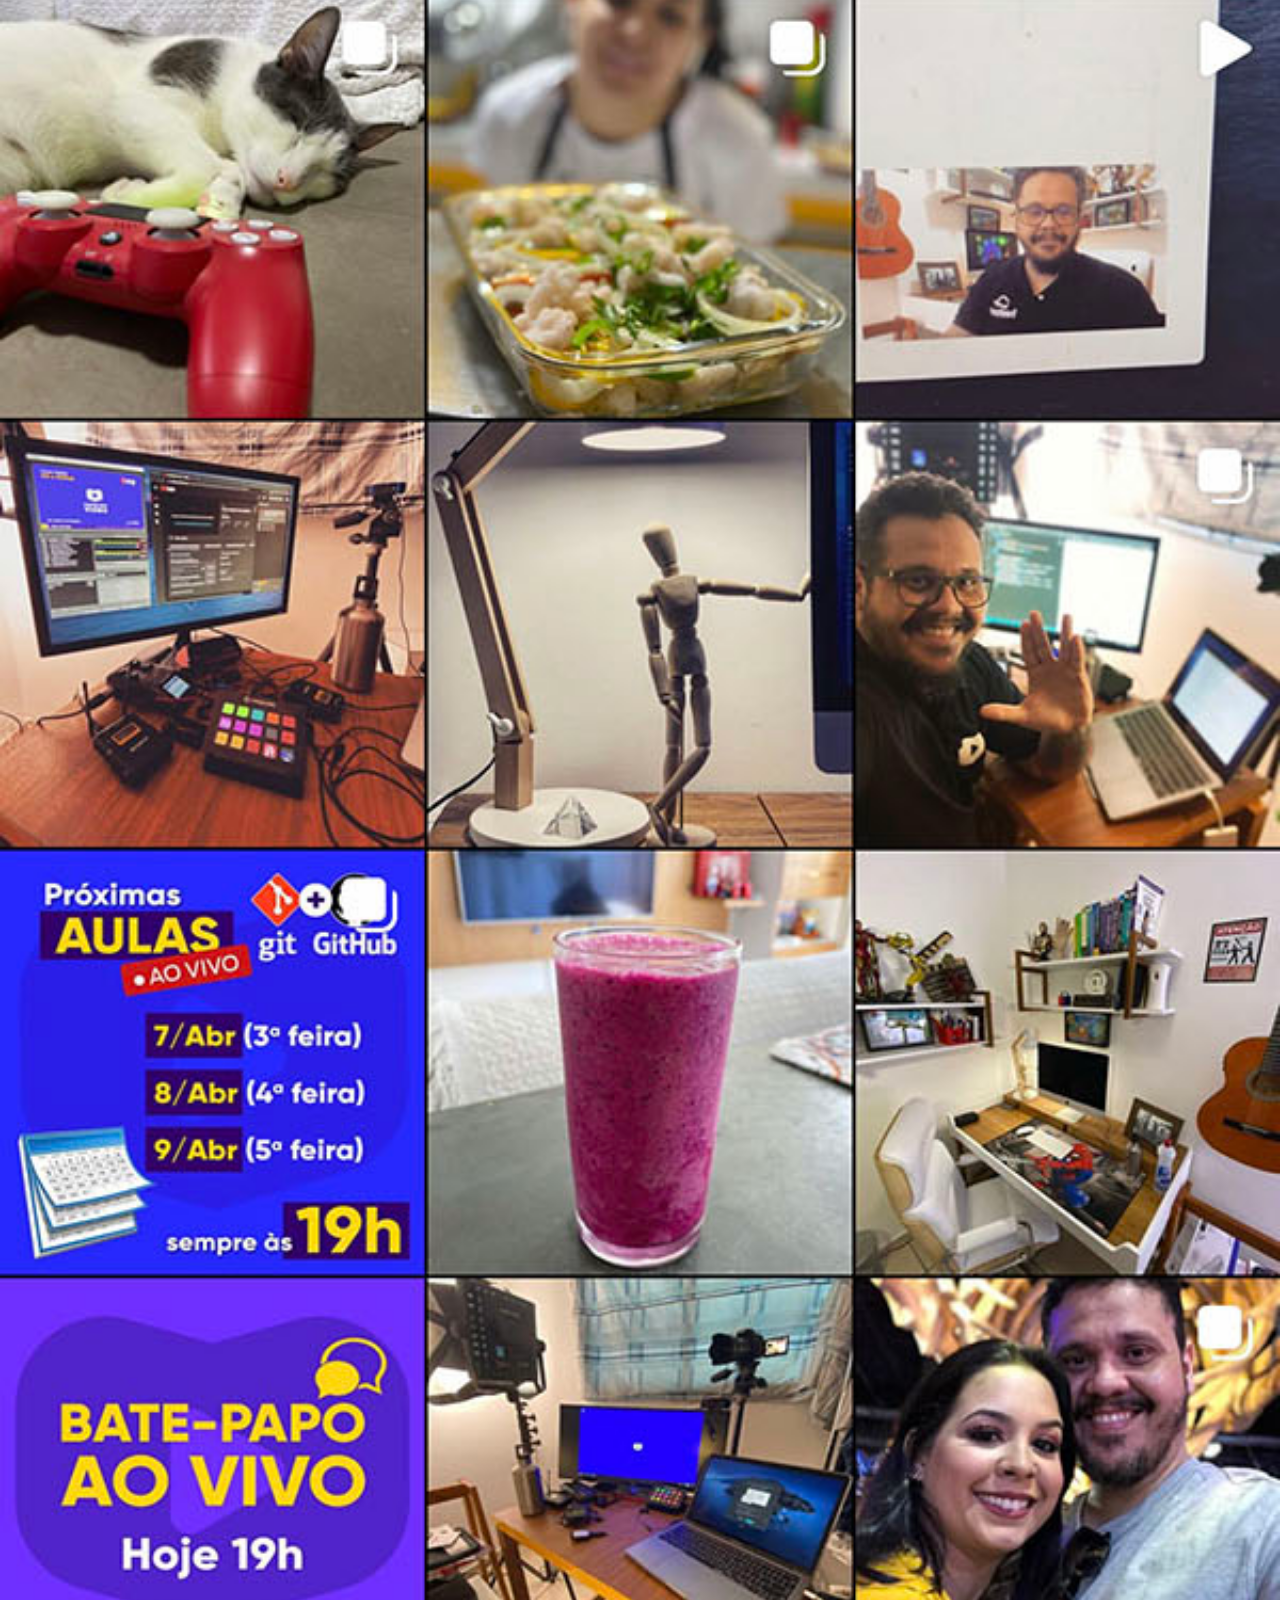
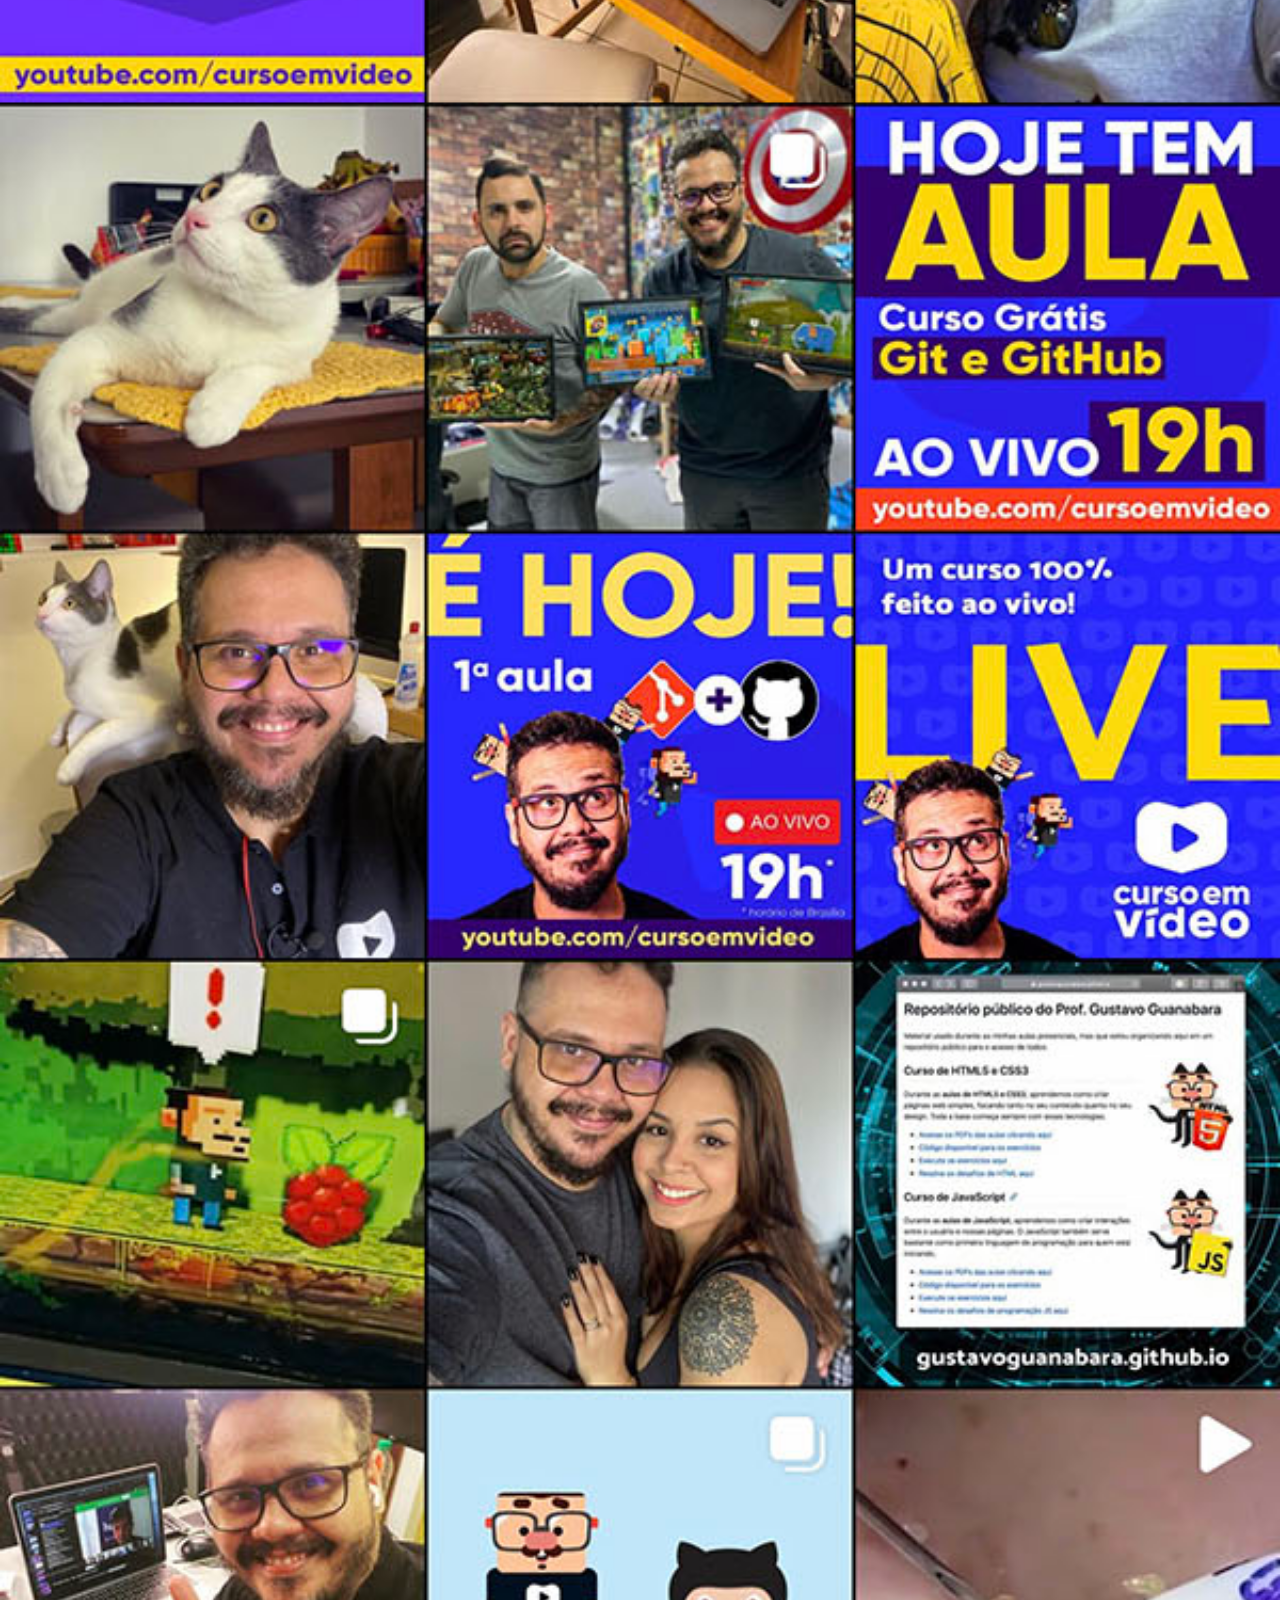
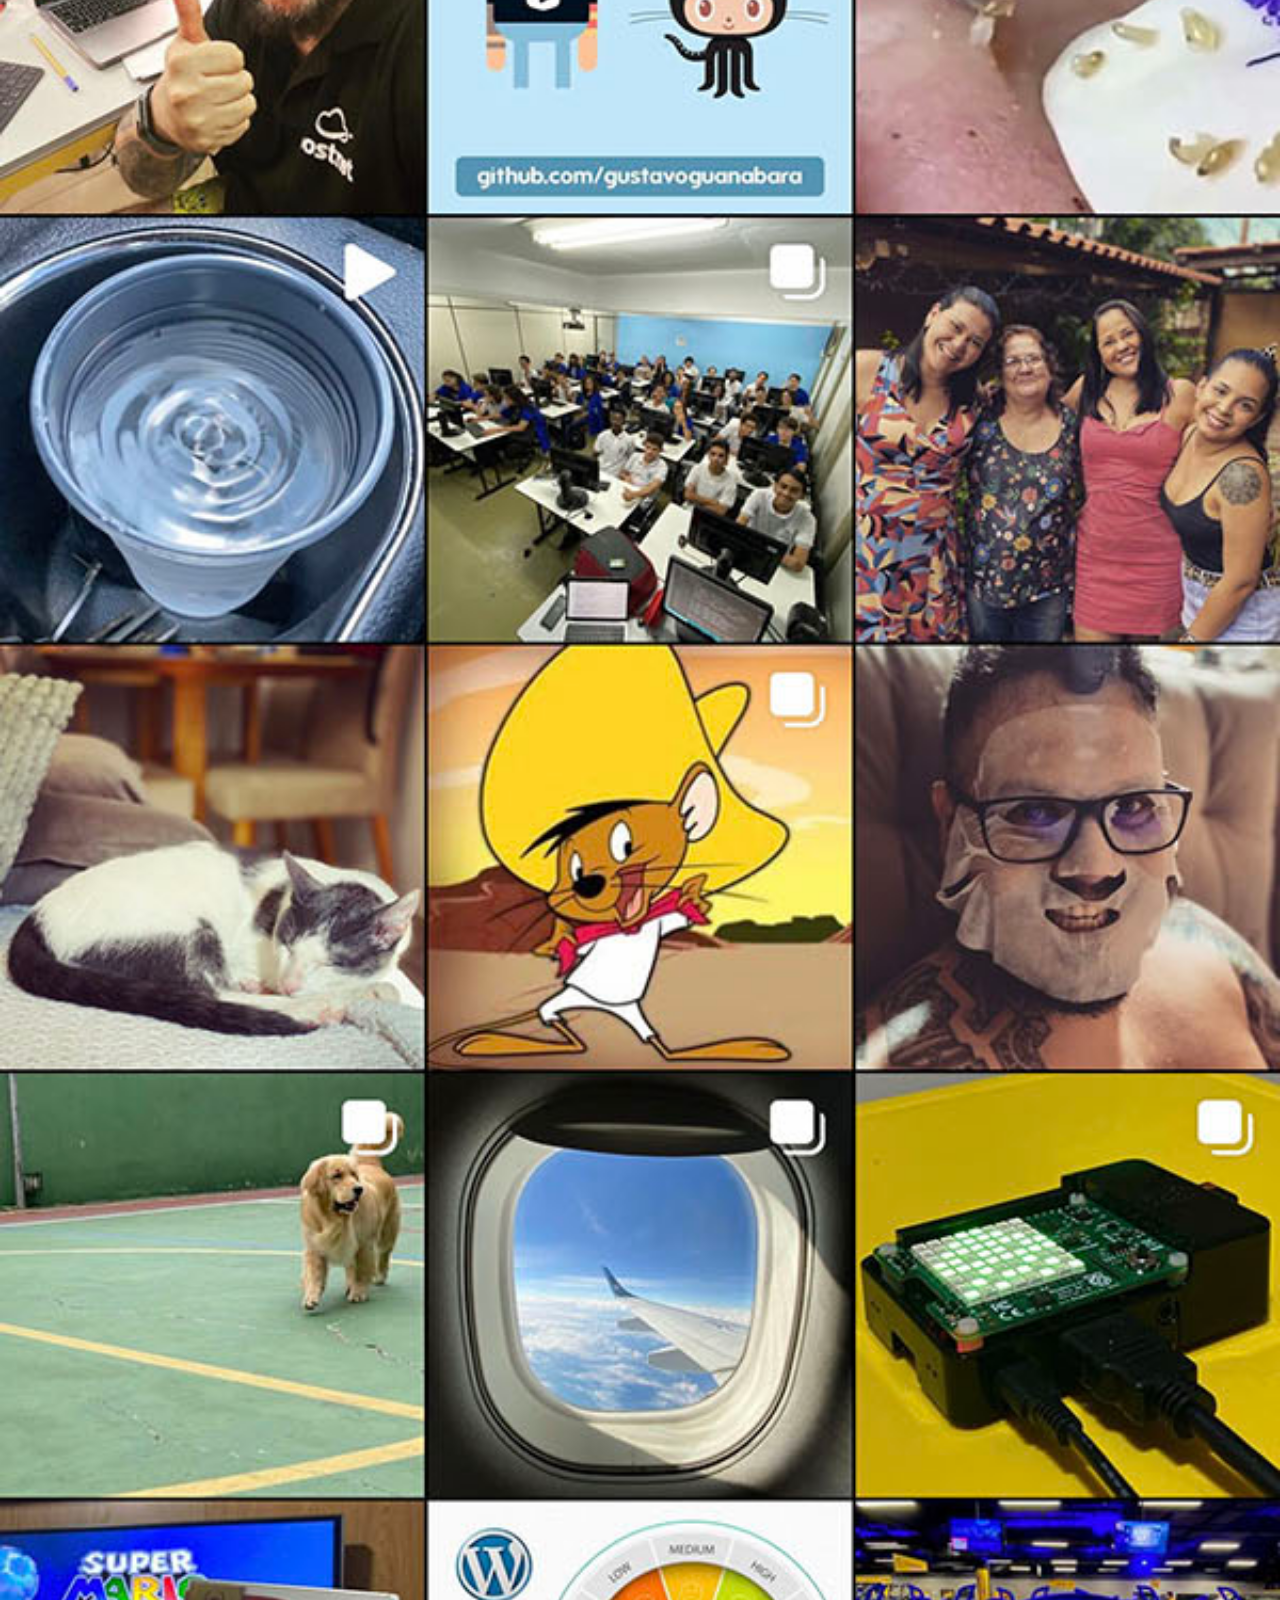
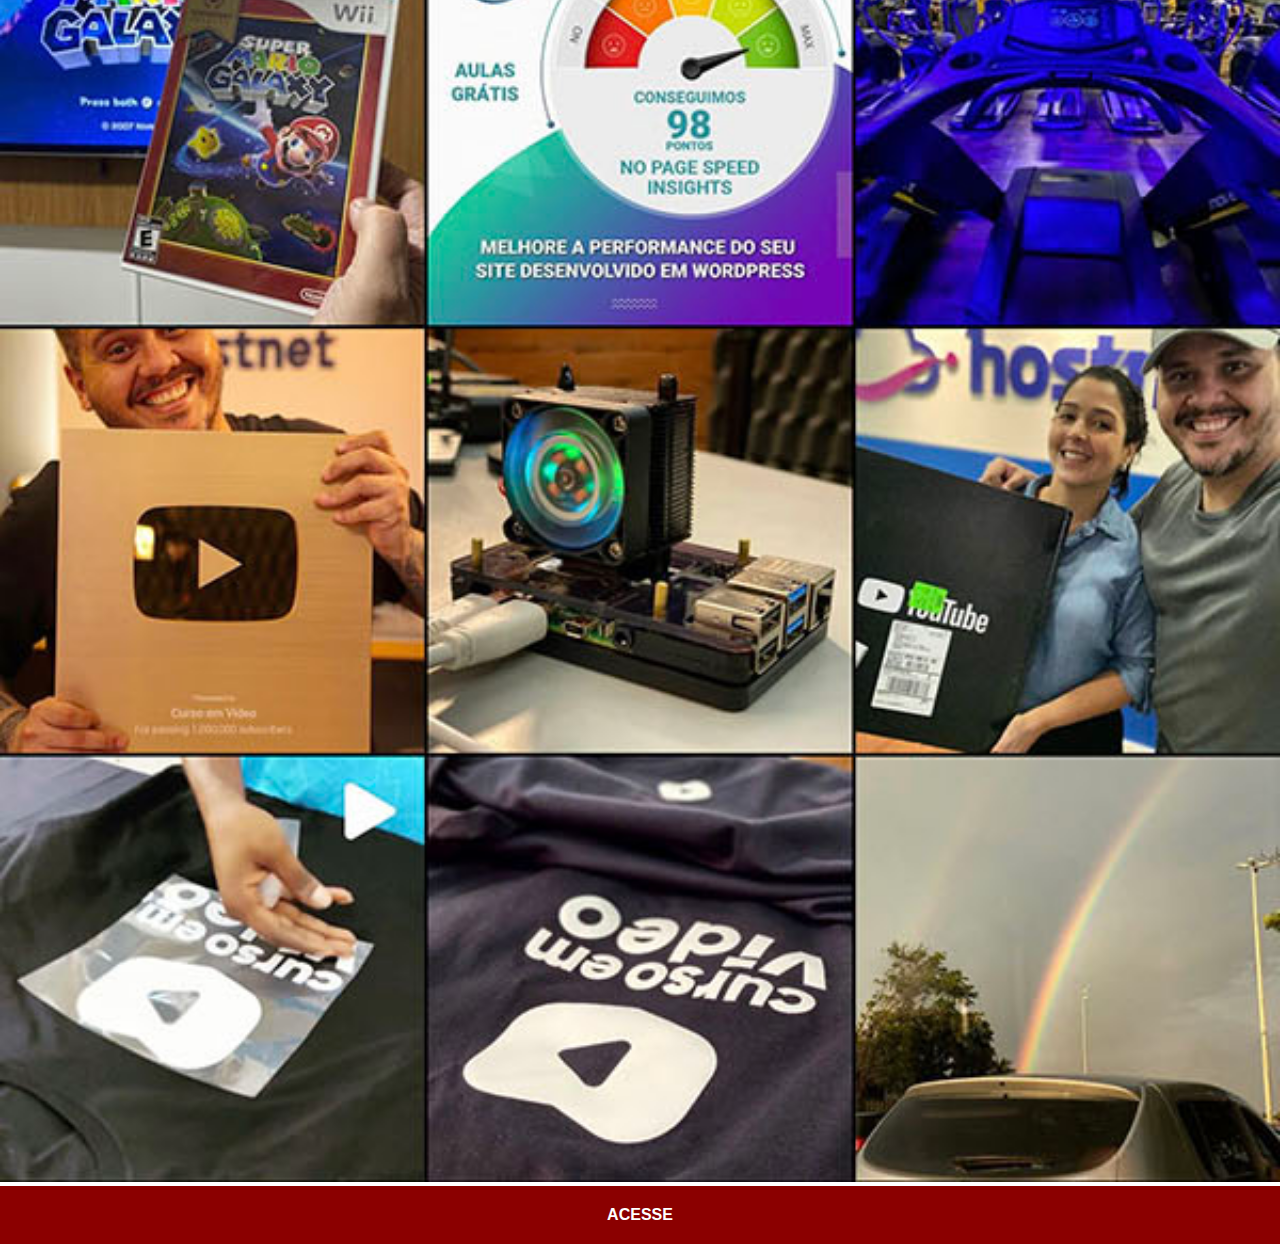
<file: instagram.html>
<!DOCTYPE html>
<html lang="pt-br">
<head>
    <meta charset="UTF-8">
    <meta name="viewport" content="width=device-width, initial-scale=1.0">
    <link rel="stylesheet" href="estilos/social.css">
    <title>Instagram</title>
</head>
<body>
    <img src="./imagens/tela-instagram.jpg" alt="Instagram">
    <a href="https://www.instagram.com/gustavoguanabara/">ACESSE</a>
</body>
</html>
</file>
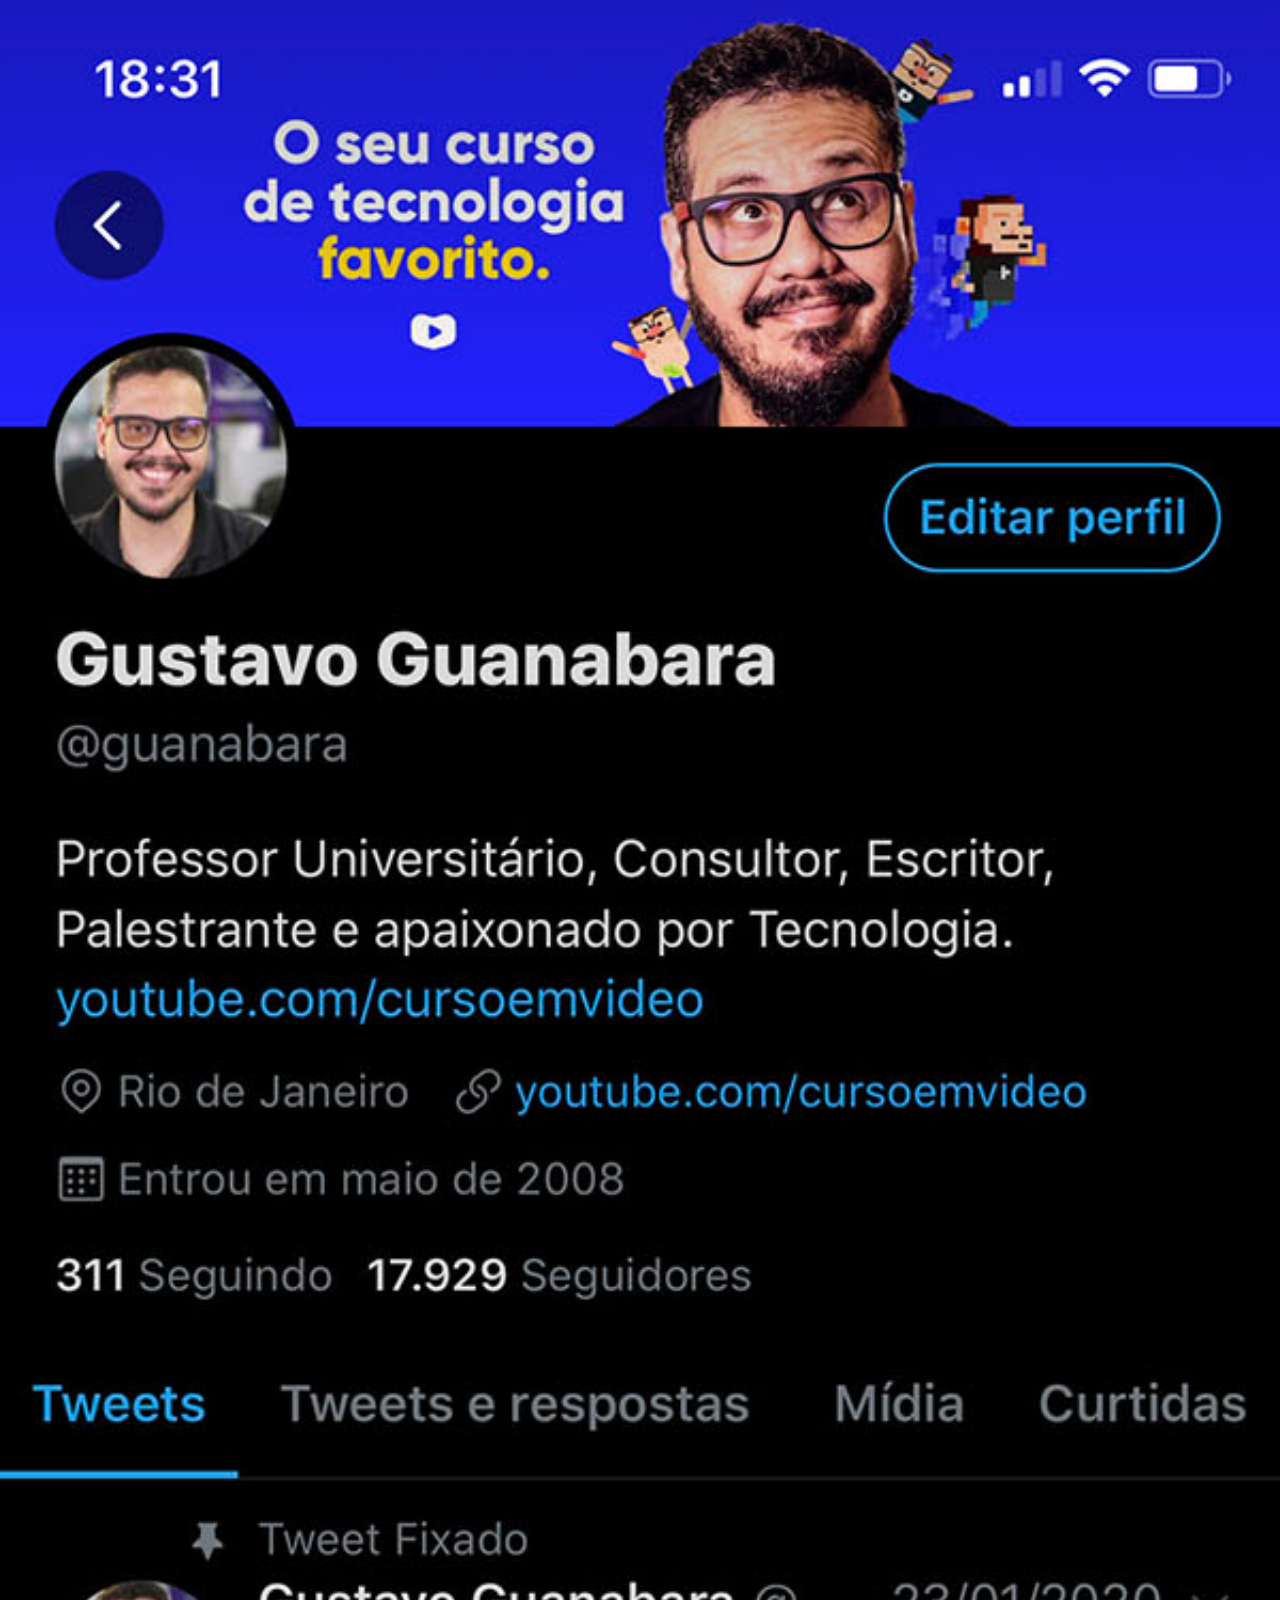
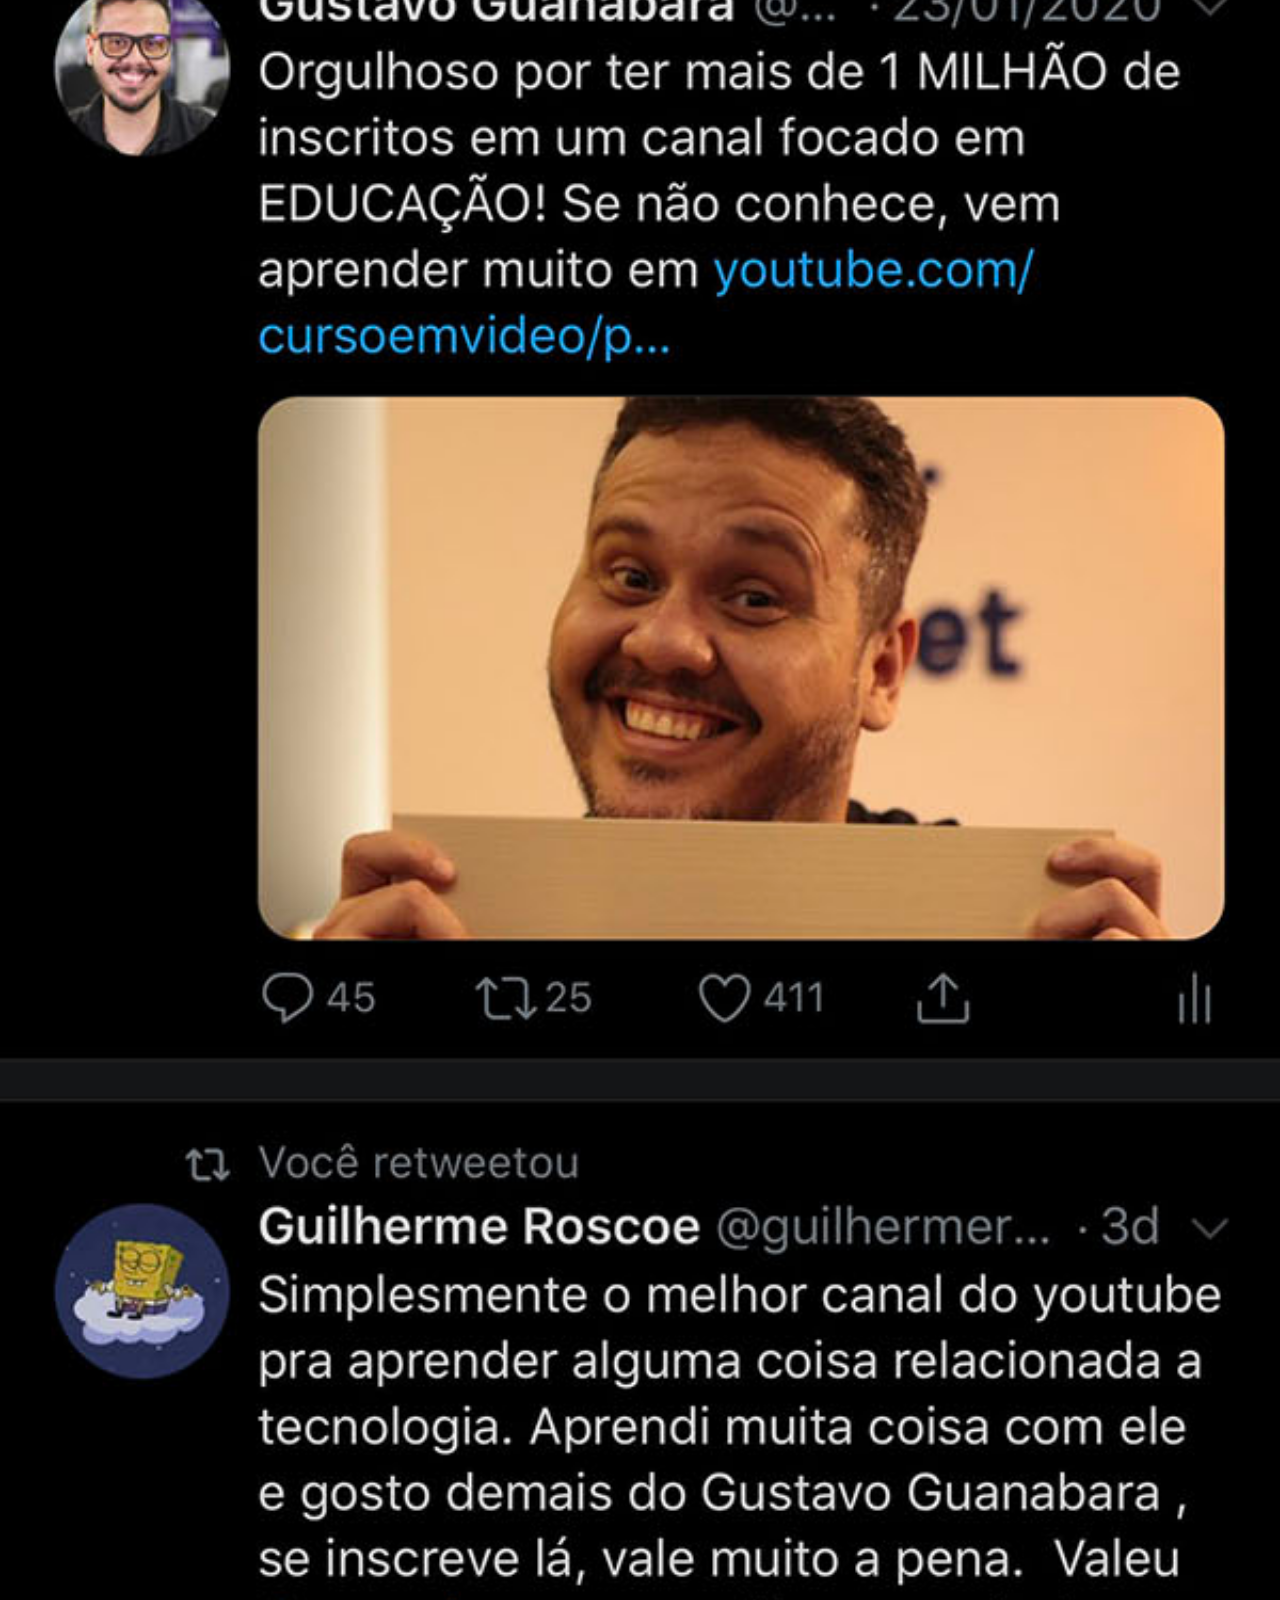
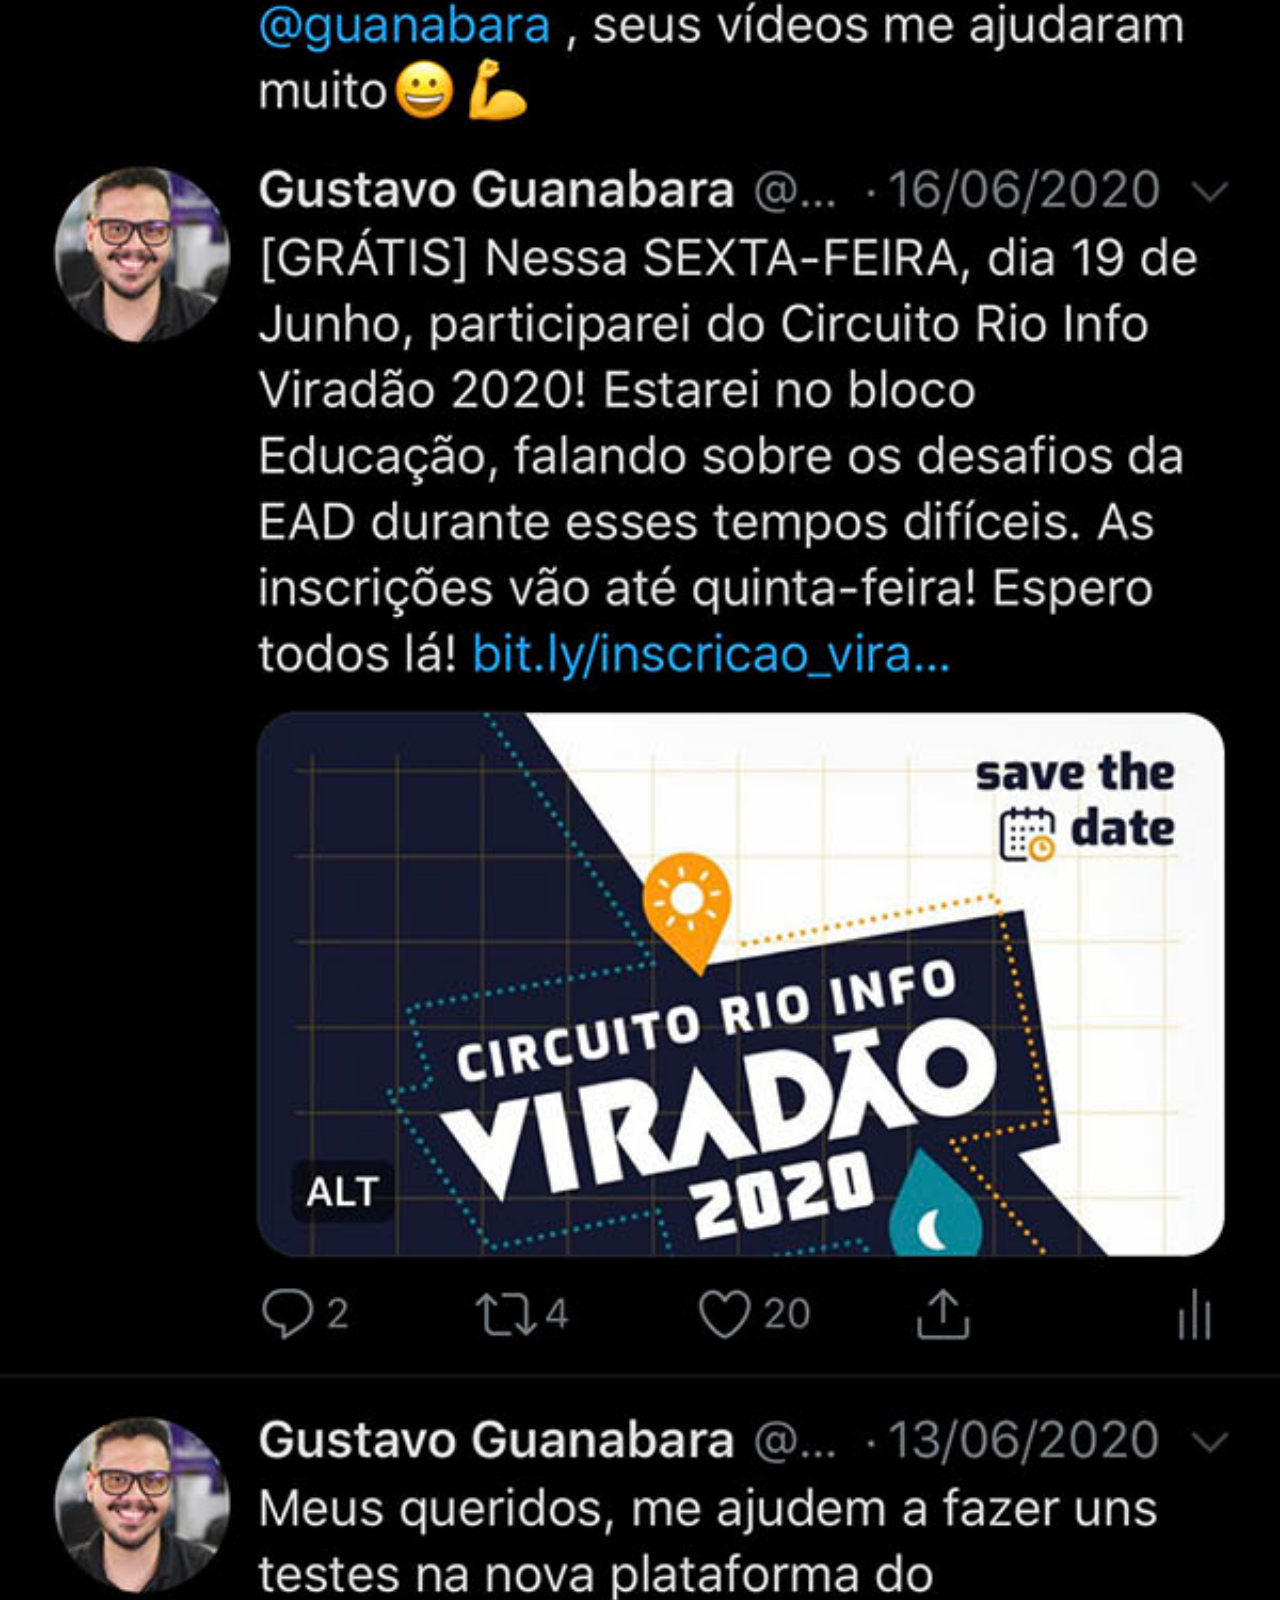
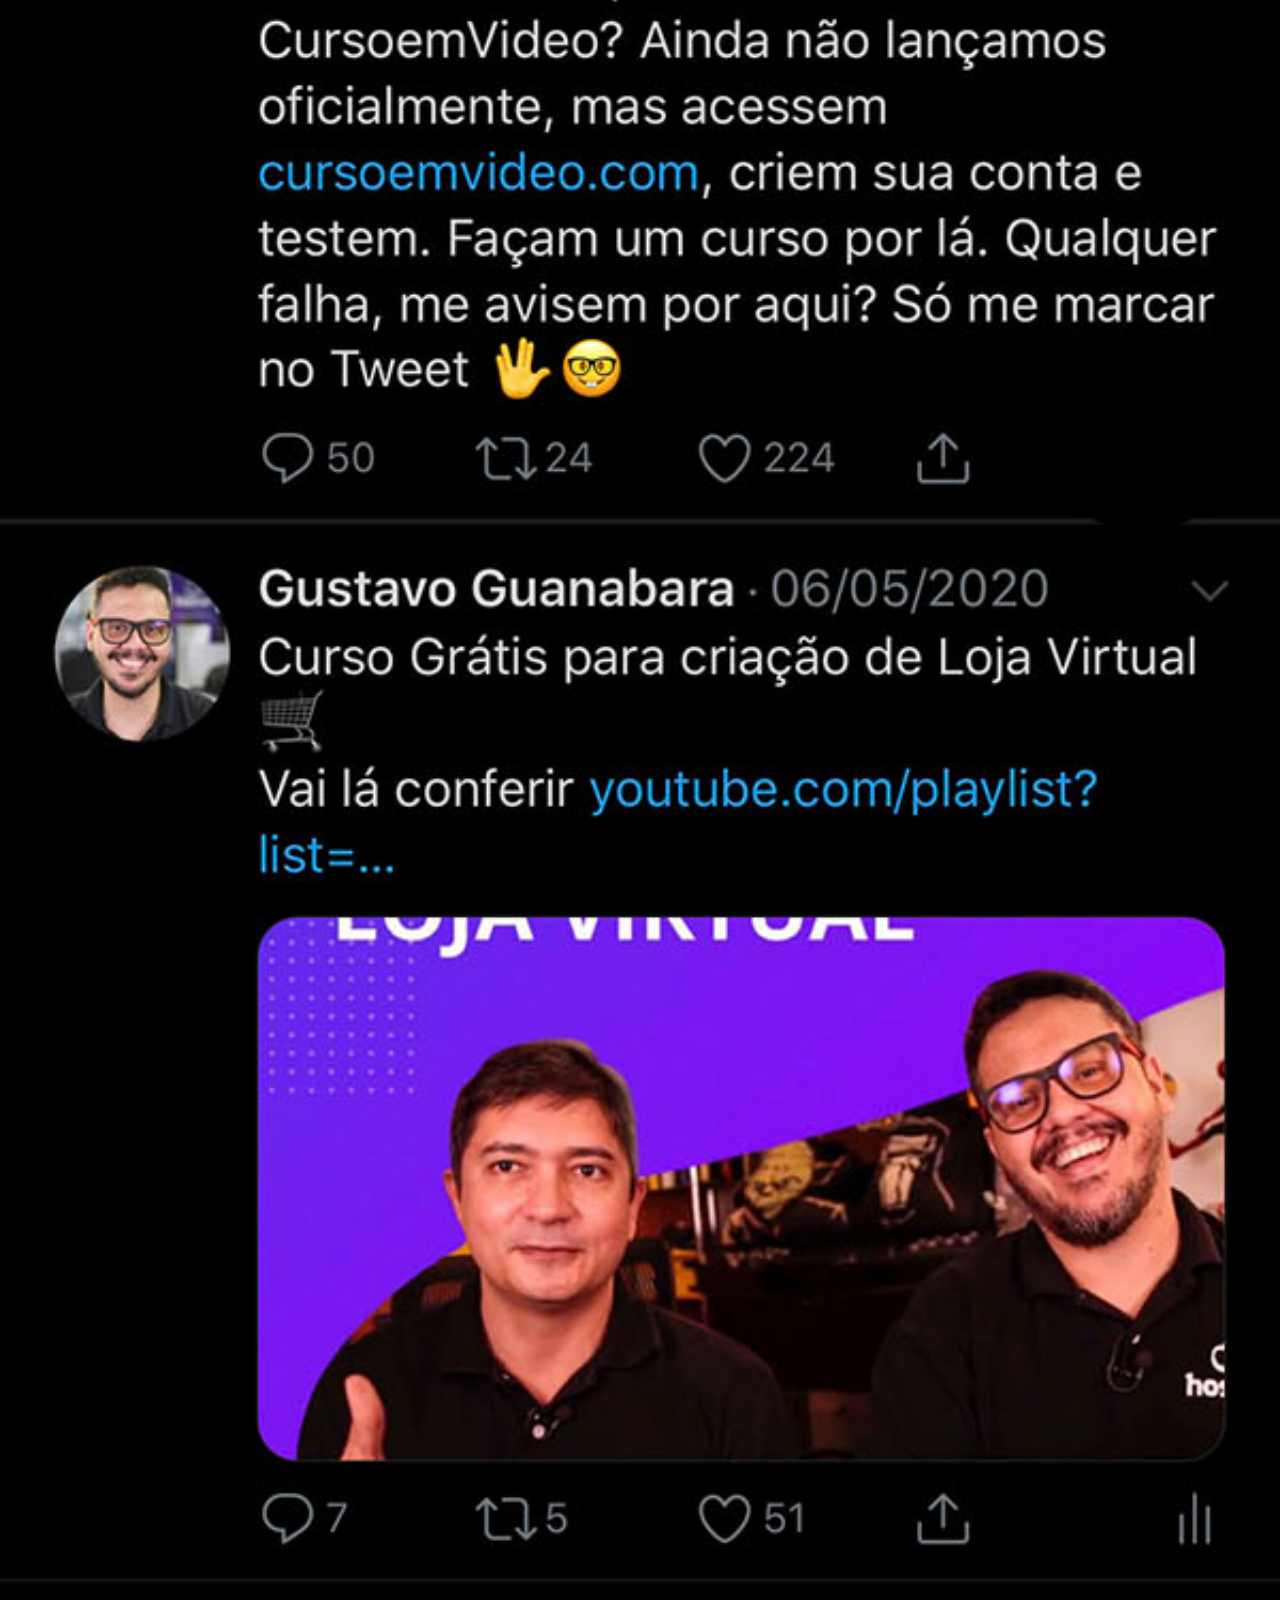
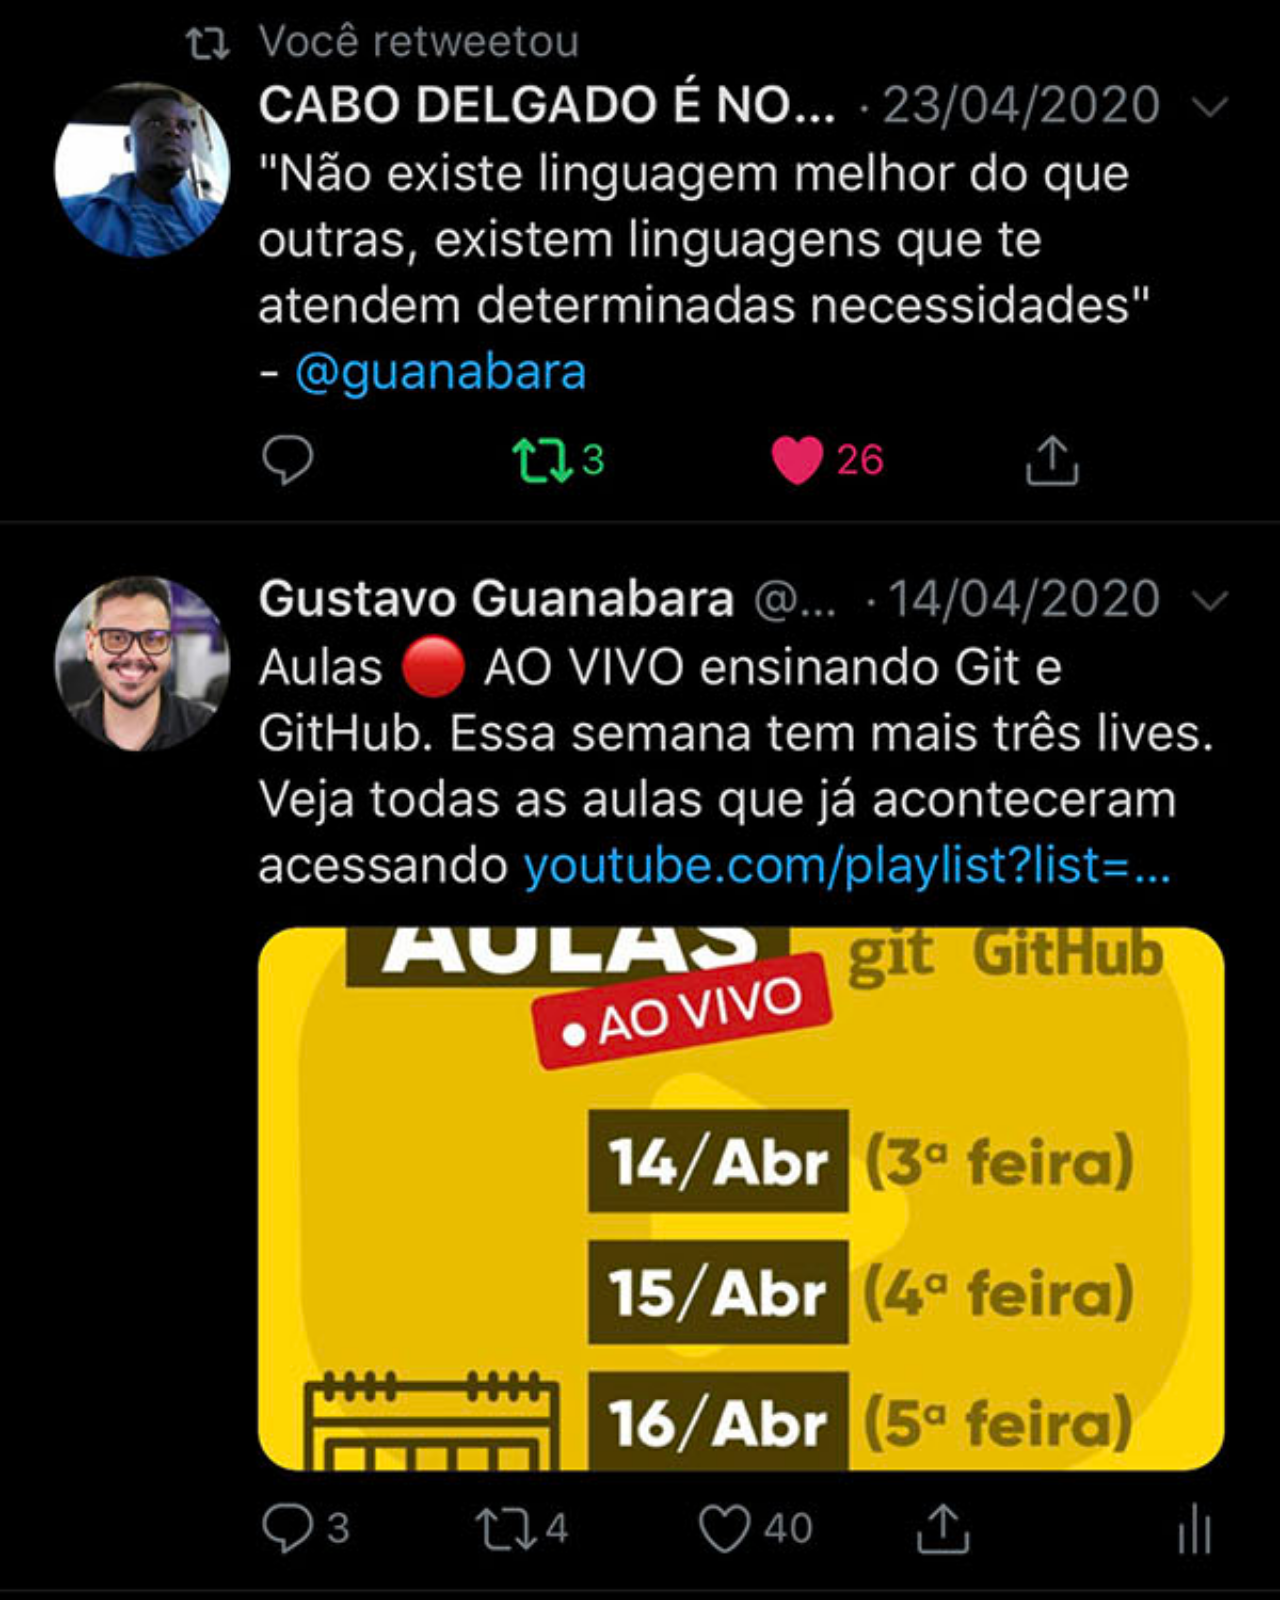
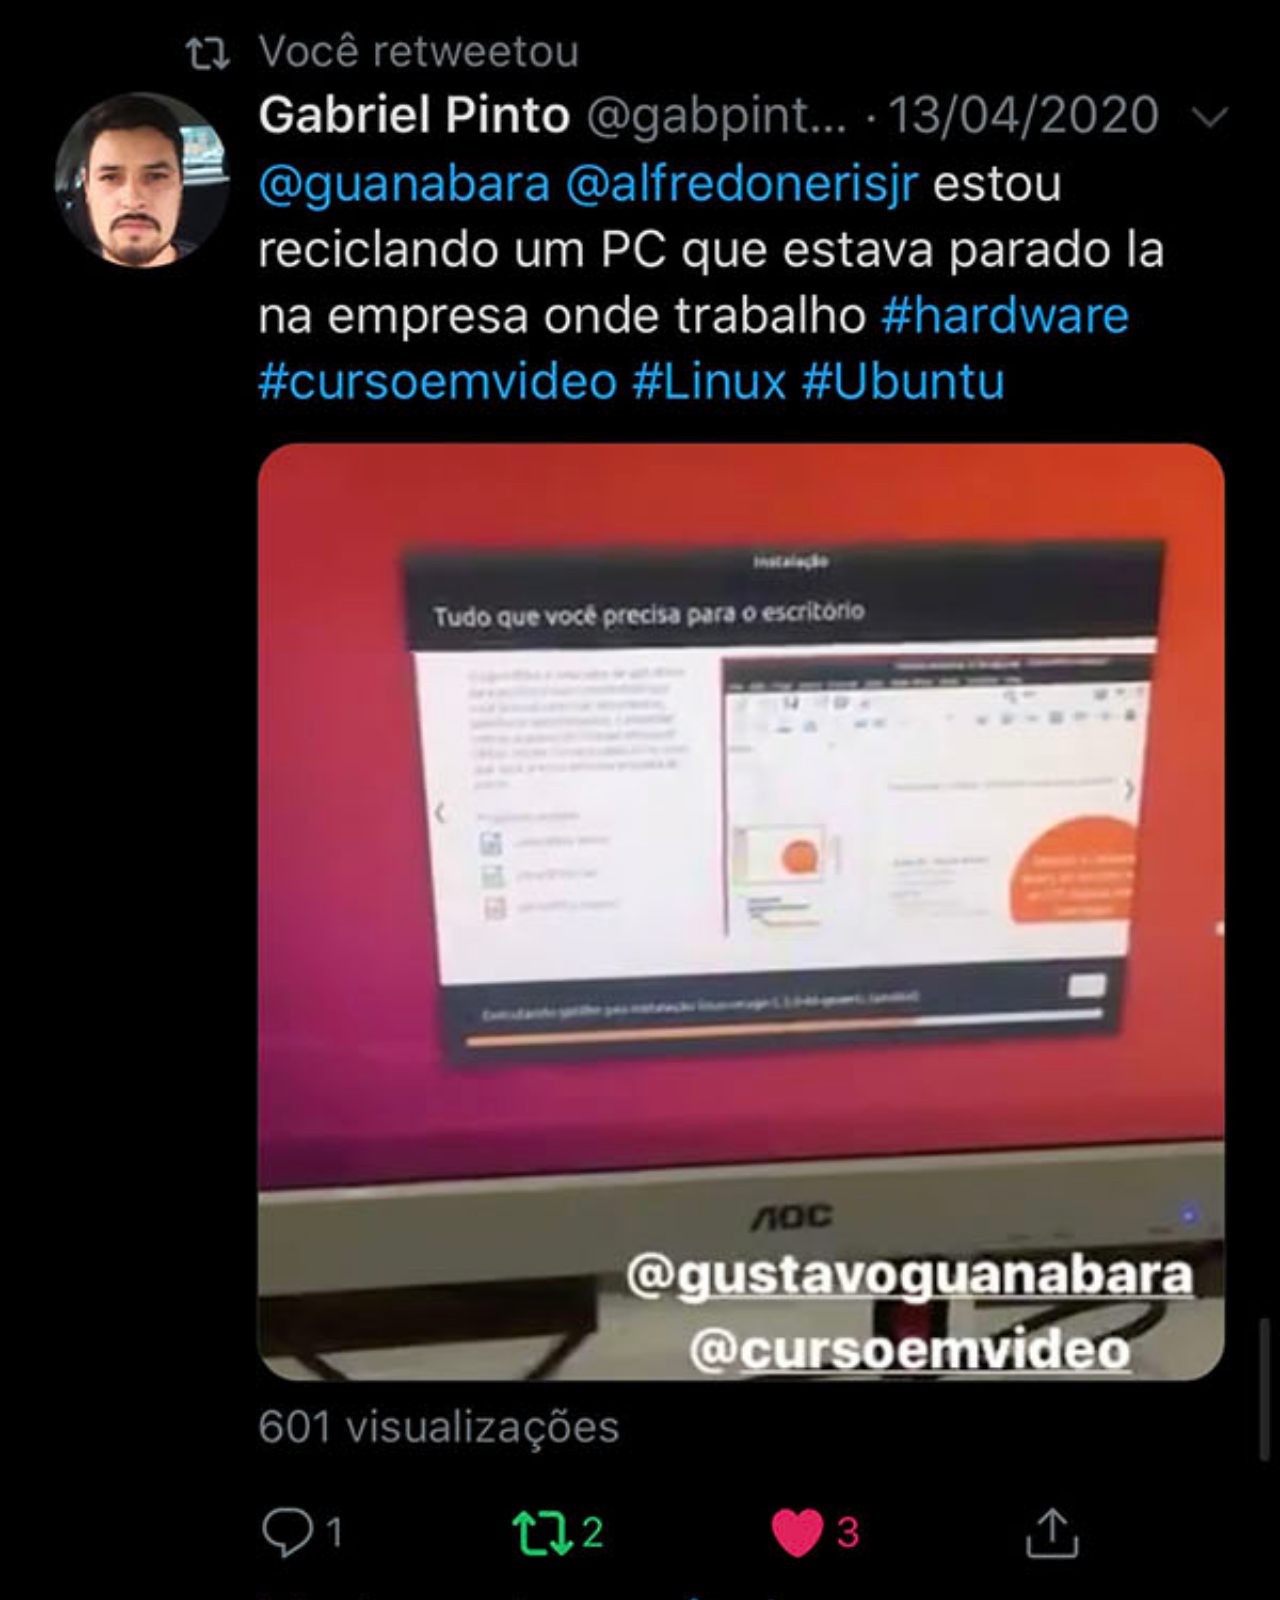
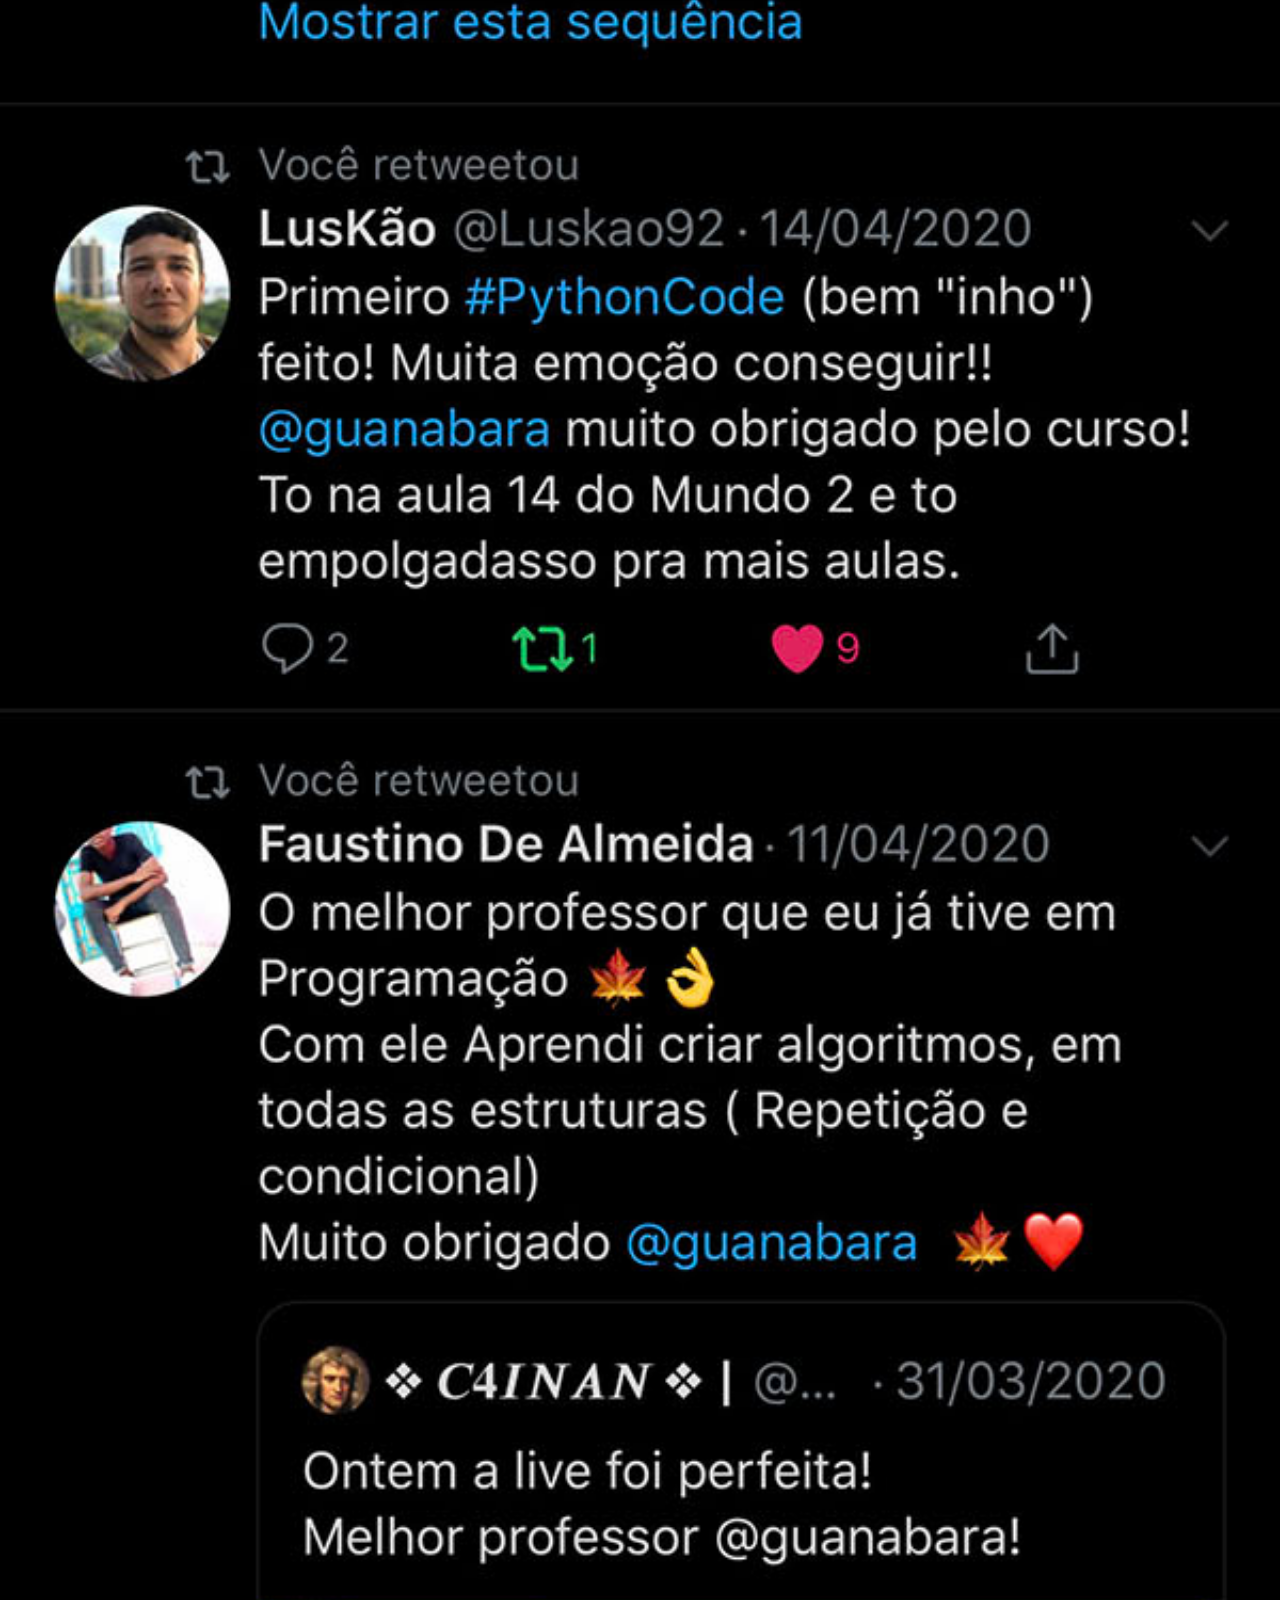
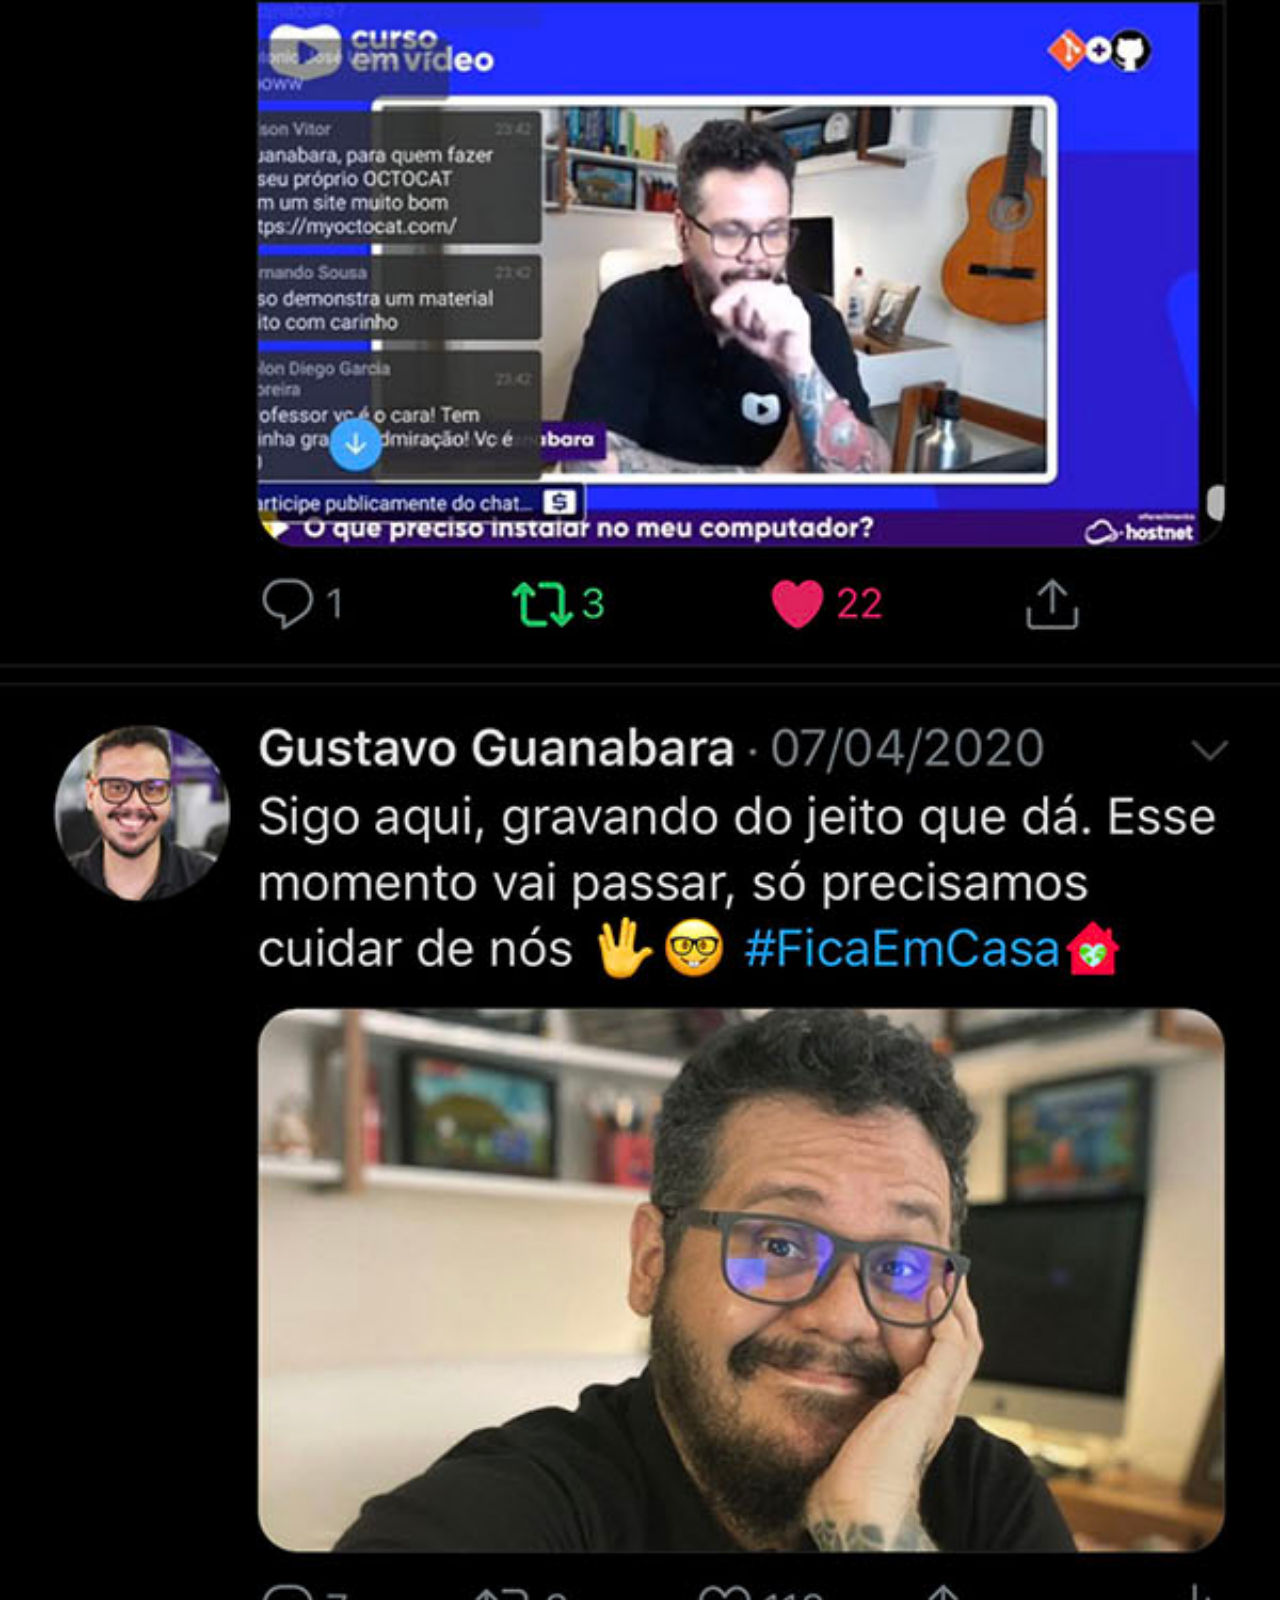
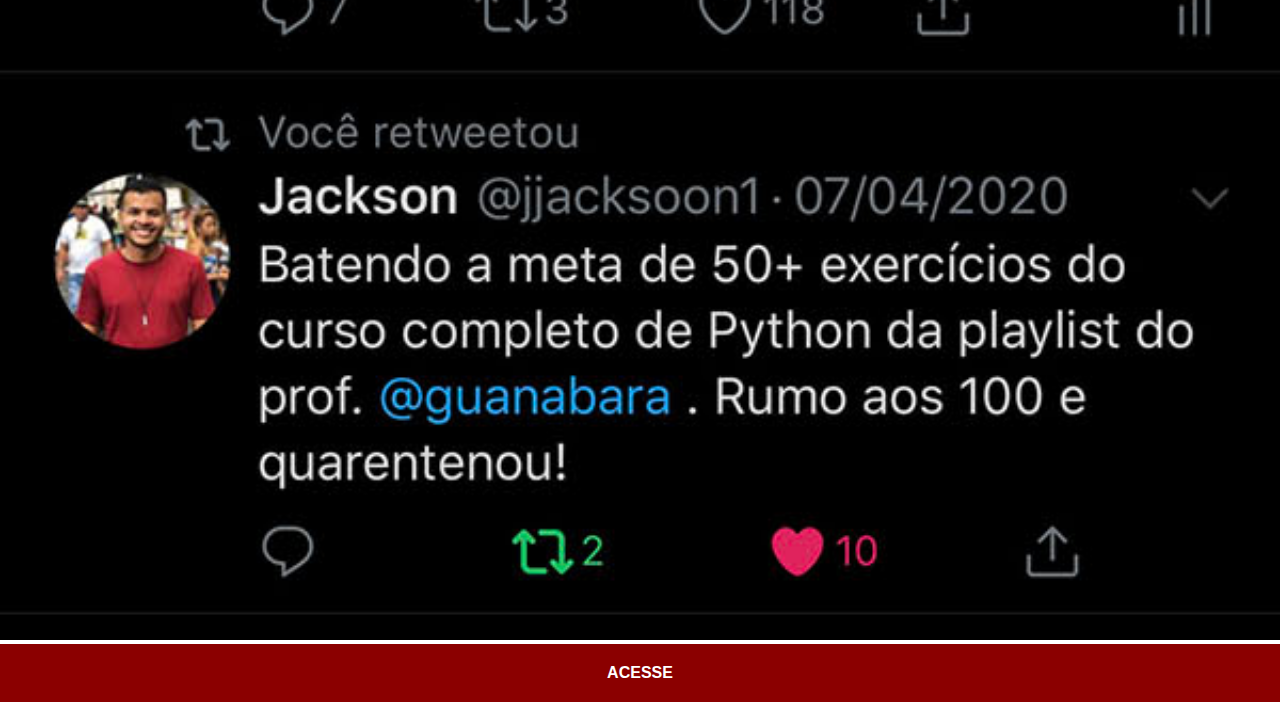
<file: twitter.html>
<!DOCTYPE html>
<html lang="pt-br">
<head>
    <meta charset="UTF-8">
    <meta name="viewport" content="width=device-width, initial-scale=1.0">
    <link rel="stylesheet" href="estilos/social.css">
    <title>Twitter</title>
</head>
<body>
    <img src="./imagens/tela-twitter.jpg" alt="Twitter">
    <a href="https://twitter.com/guanabara">ACESSE</a>
</body>
</html>
</file>
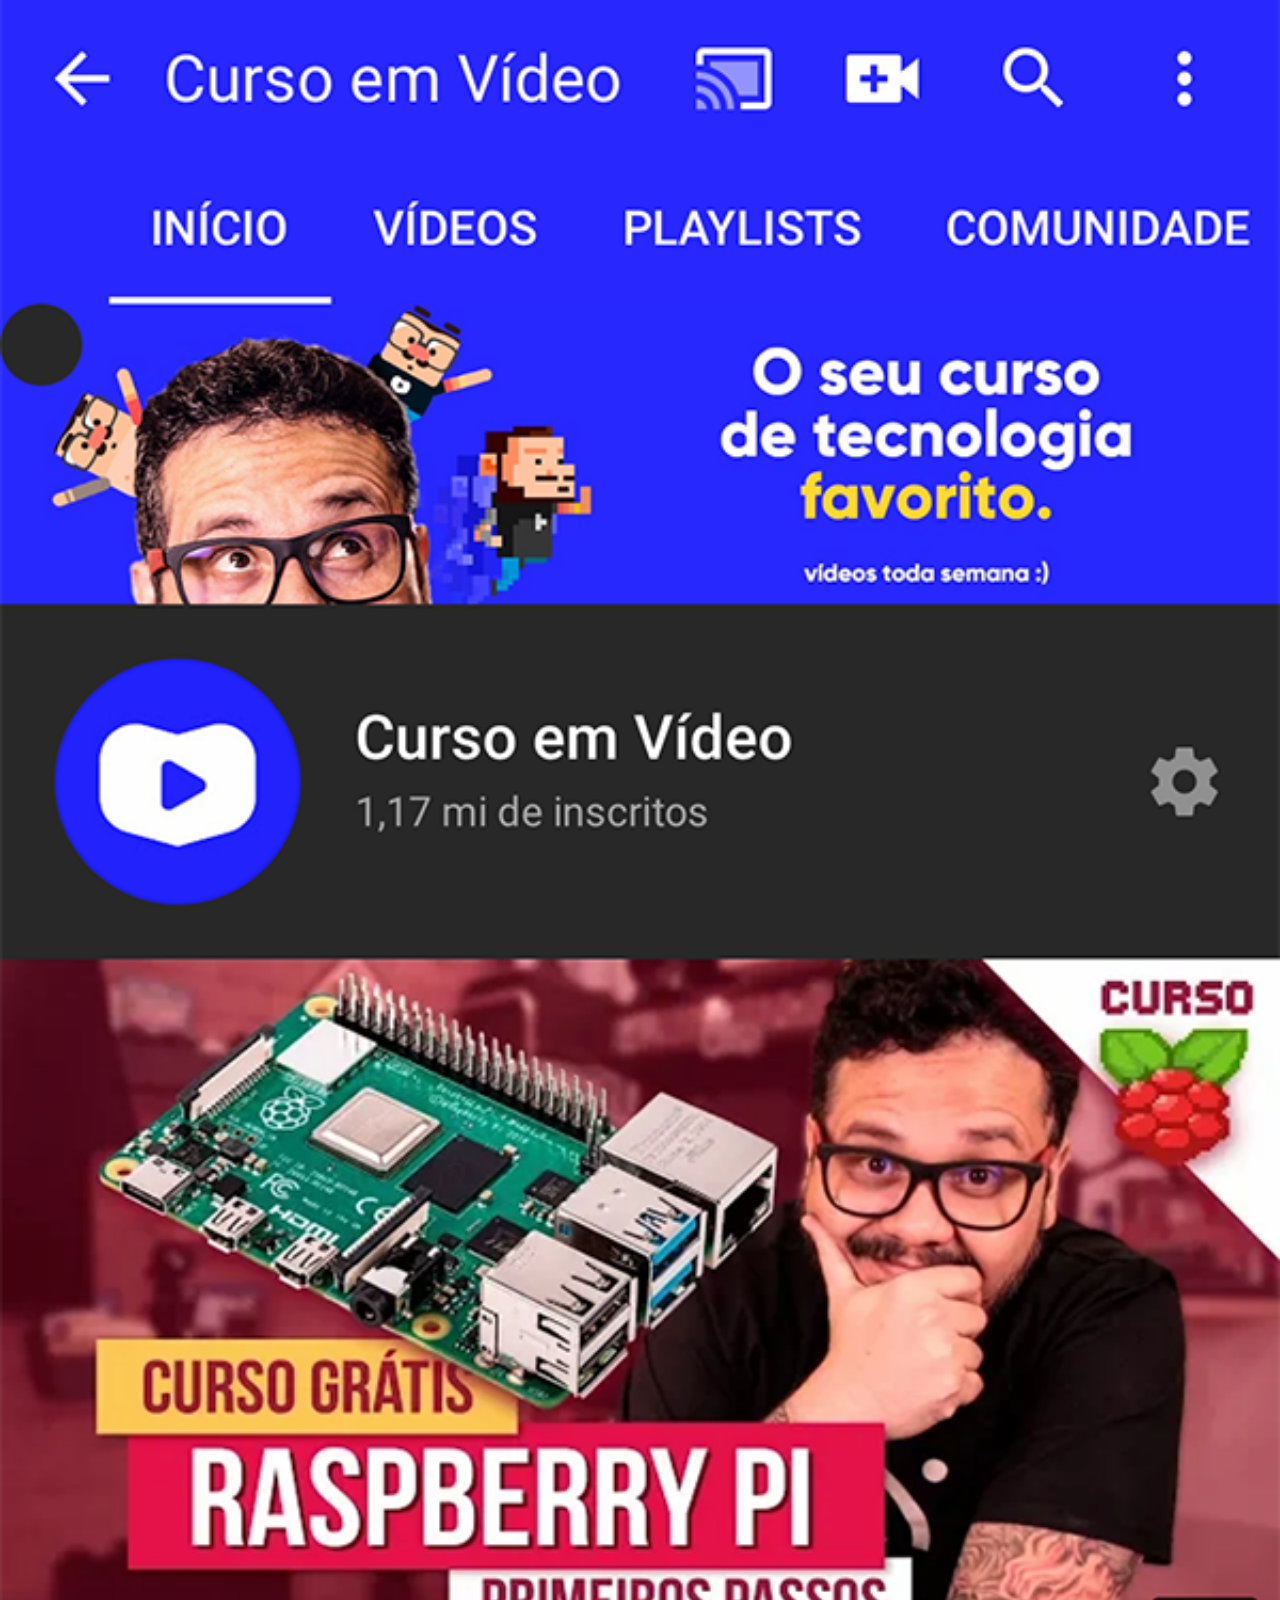
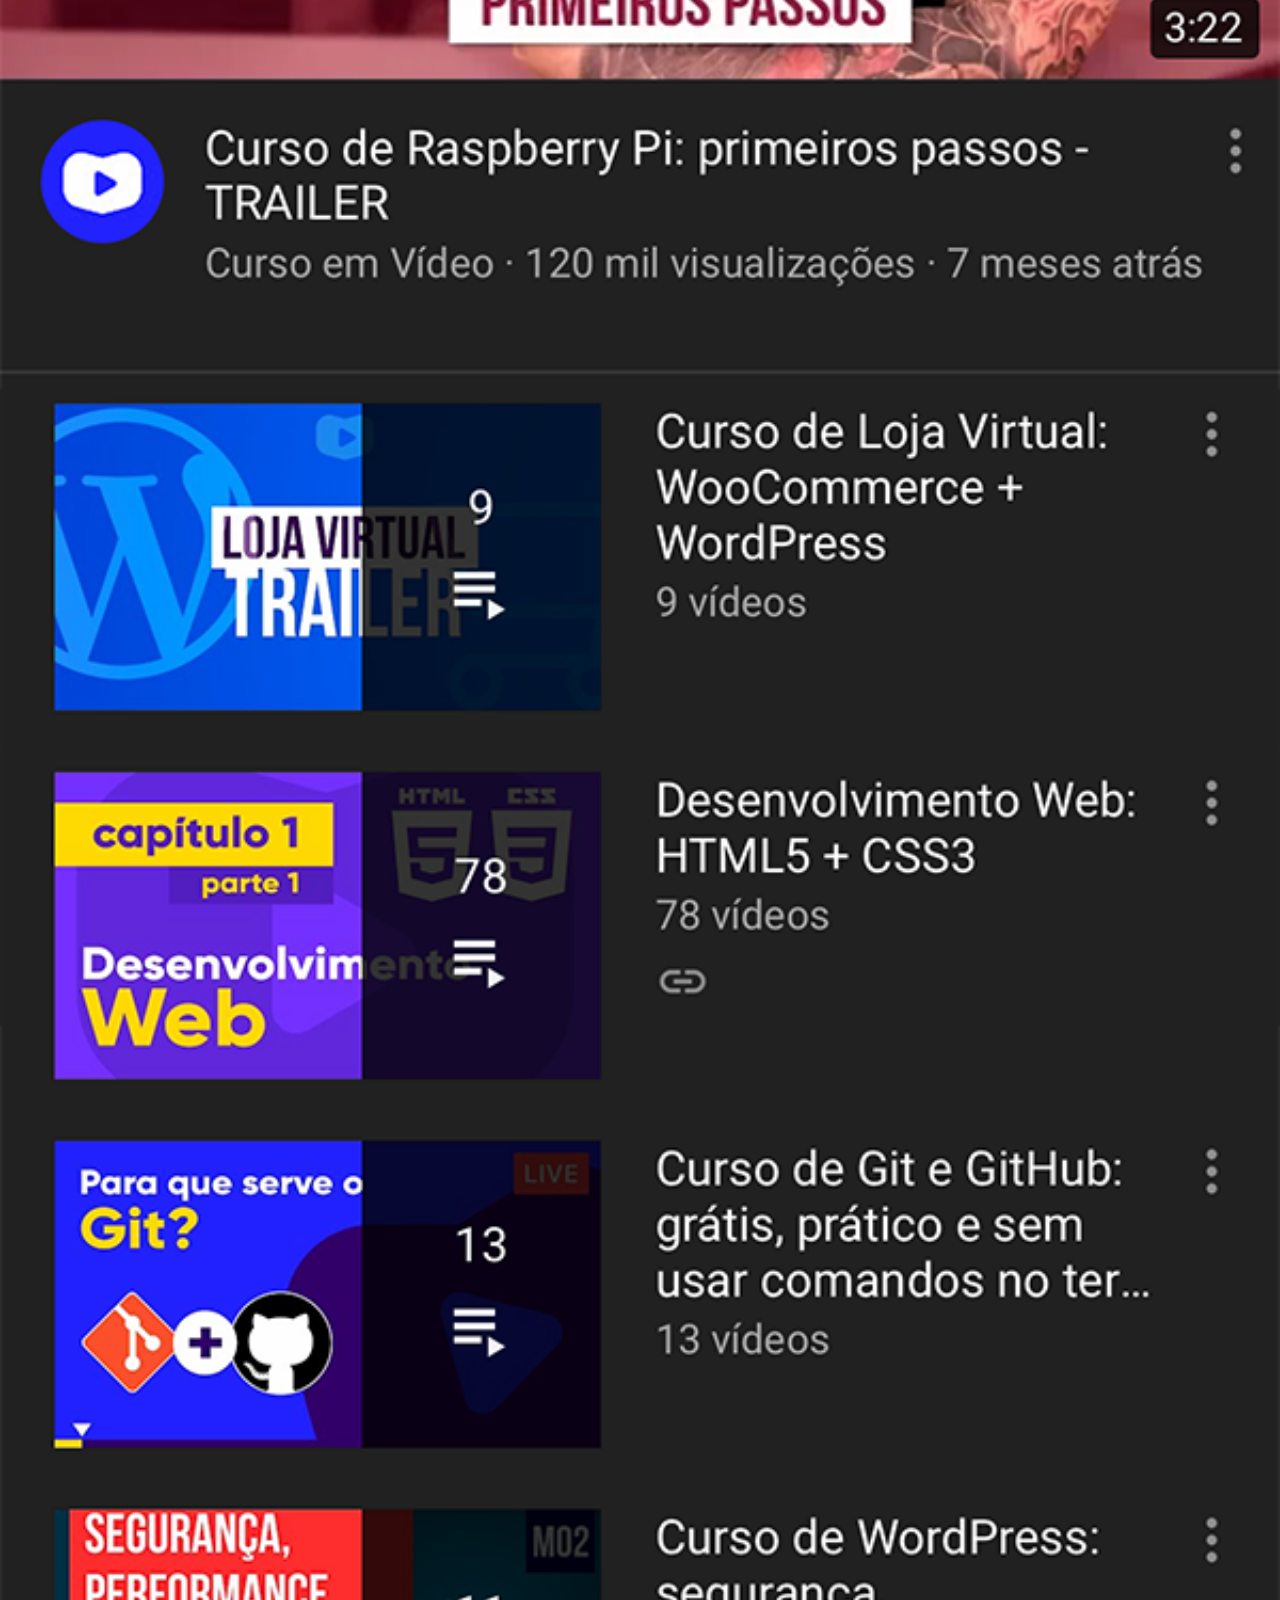
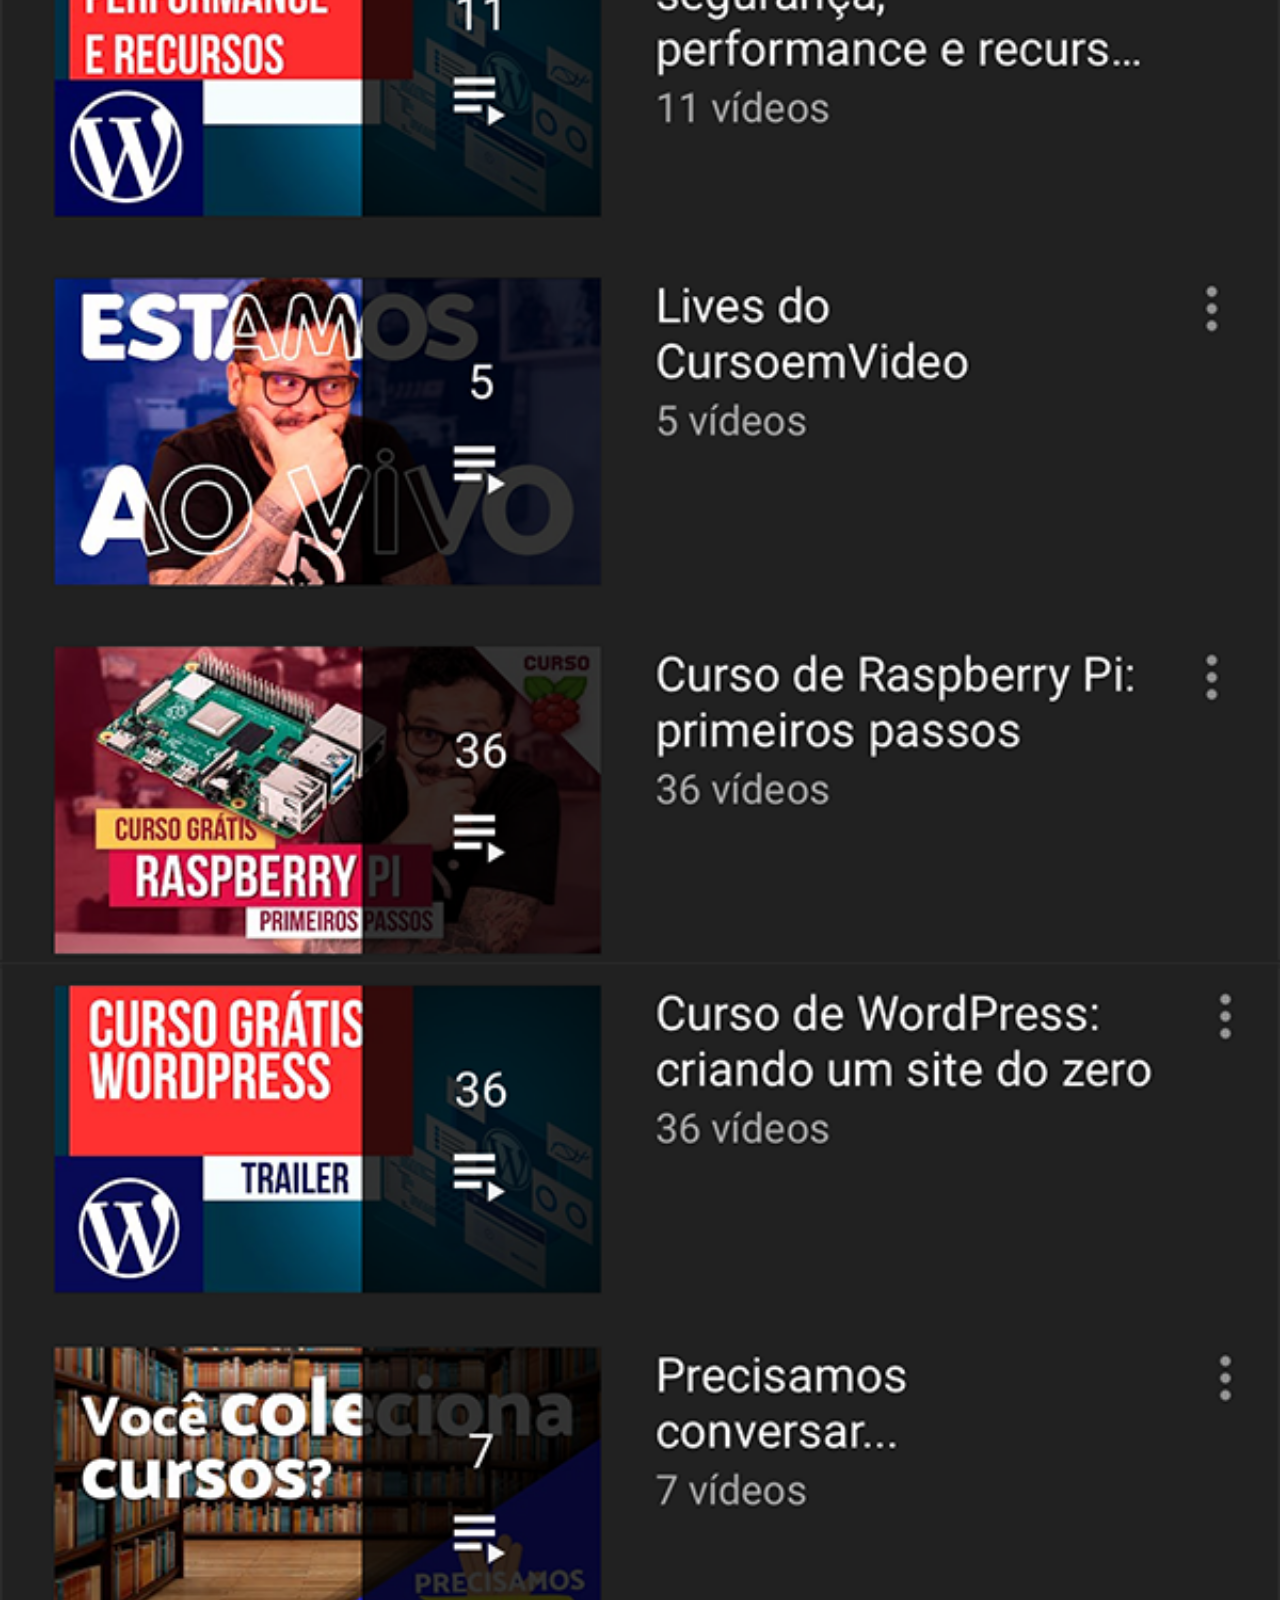
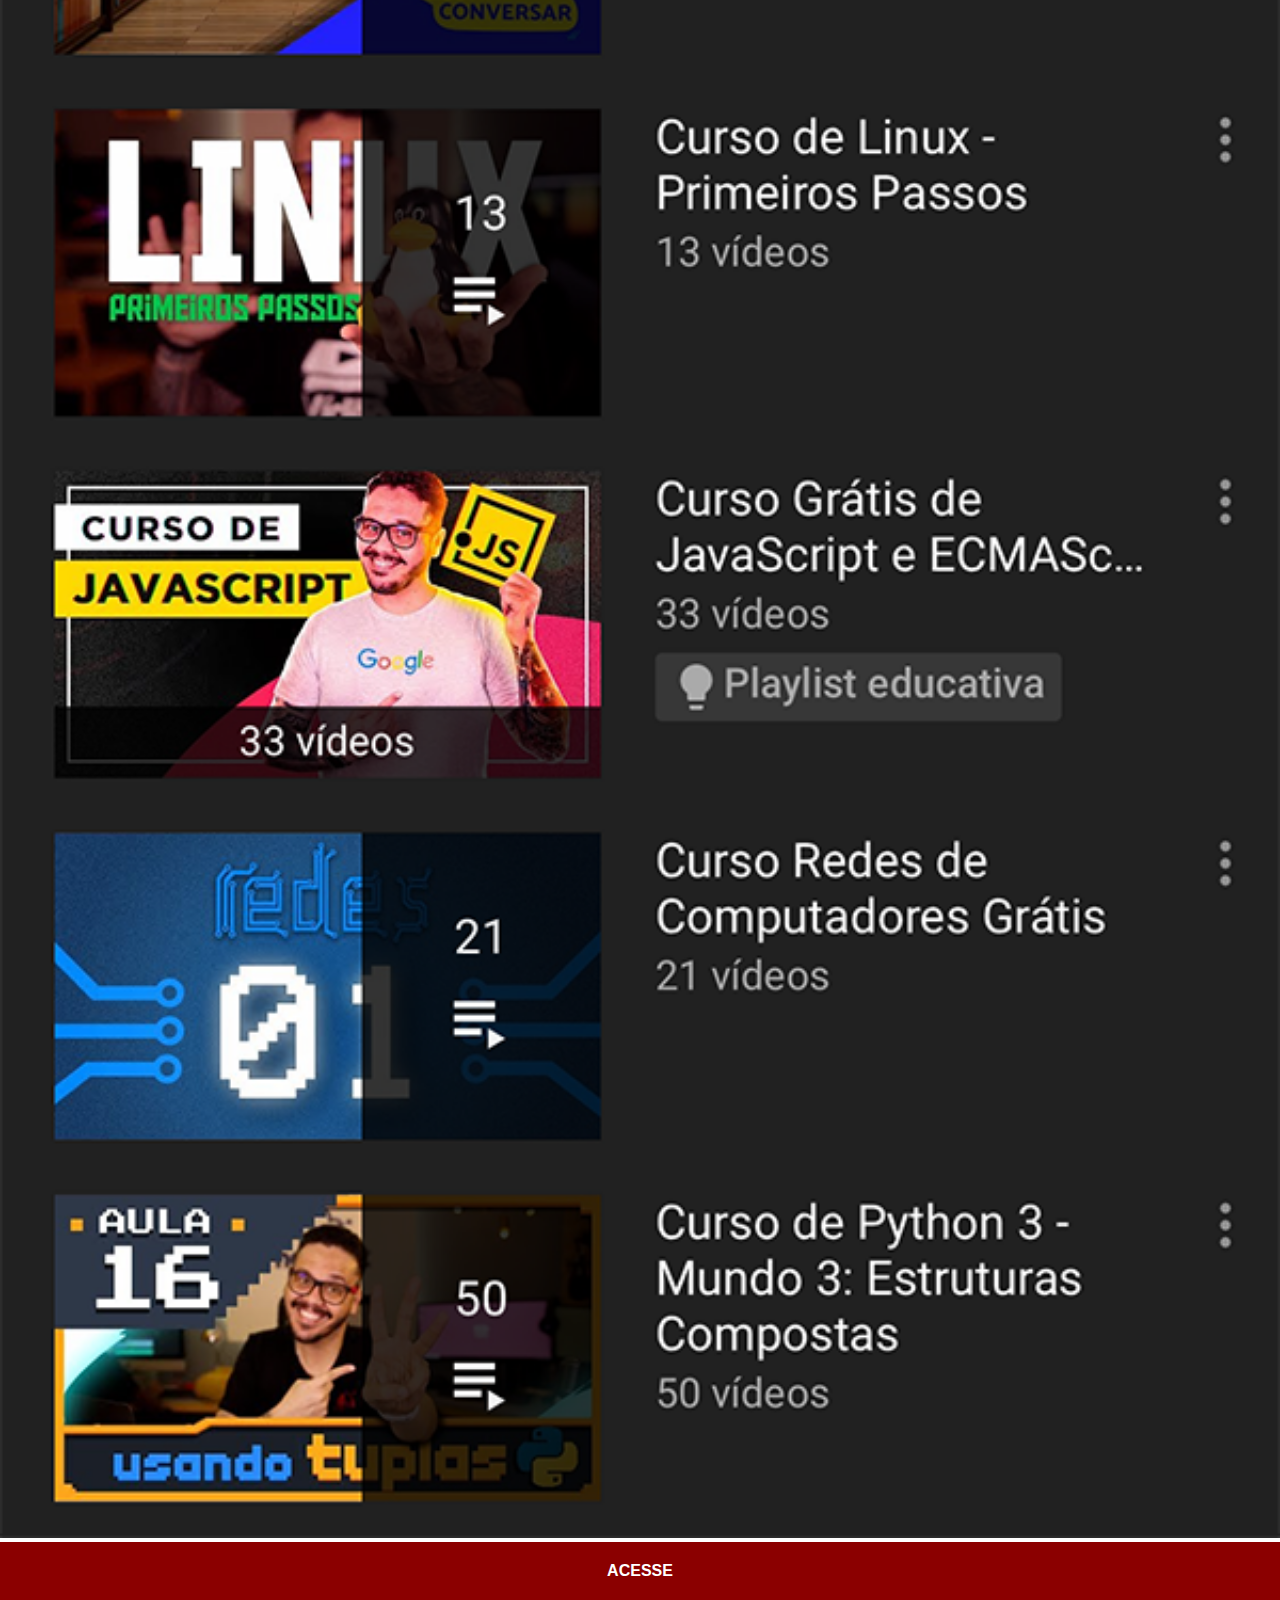
<file: youtube.html>
<!DOCTYPE html>
<html lang="pt-br">
<head>
    <meta charset="UTF-8">
    <meta name="viewport" content="width=device-width, initial-scale=1.0">
    <link rel="stylesheet" href="estilos/social.css">
    <title>Youtube</title>
</head>
<body>
    <img src="./imagens/tela-youtube.png" alt="Youtube">
    <a href="https://www.youtube.com/@CursoemVideo" target="_blank">ACESSE</a>
</body>
</html>
</file>
<file: estilos/style.css>
@charset "UTF-8";

* {
    margin: 0px;
    padding: 0px;
    font-family: Arial, Helvetica, sans-serif;
}

html, body {
    height: 100vh;
    width: 100vw;
    background-color: black;
}

body {
    background: url('../imagens/fundo-madeira.jpg') no-repeat top center;
    background-size: cover;
    background-attachment: fixed;
}

main {
    position: relative;
    height: 100vh;

}

section#telefone {
    position: absolute;
    top: 50%;
    left: 50%;
    transform: translate(-50%, -50%);
    height: 627px;
    width: 311px;
    background: url('../imagens/frame-iphone.png') no-repeat;
}

iframe#tela {
    position: relative;
    top: 80px;
    left: 22px;
    width: 267px;
    height: 471px;
}

section#redes-sociais {
    text-align: right;
}

section#redes-sociais img {
    width: 50px;
    margin: 10px;
    border-radius: 50%;
    box-shadow: 2px 2px 5px rgba(0, 0, 0, 0.400);
    box-sizing: border-box;
}

section#redes-sociais img:hover {
    border: 2px solid rgba(255, 255, 255, 0.637);
    transform: translate(-3px, -3px);
    box-shadow: 5px 5px 10px rgba(0, 0, 0, 0.623);
    transition: transform .5s;
}
</file>
<file: estilos/social.css>
@charset "UTF-8";

* {
    margin: 0px;
    padding: 0px;
    font-family: Arial, Helvetica, sans-serif;
}

::-webkit-scrollbar {
    width: 0px;
    height: 0px;
}

img {
    width: 100vw;

}

a {
    display: block;
    background-color: darkred;
    color: white;
    padding: 20px;
    text-align: center;
    font-weight: bolder;
    text-decoration: none;
}

a:hover {
    background-color: red;
}
</file>
